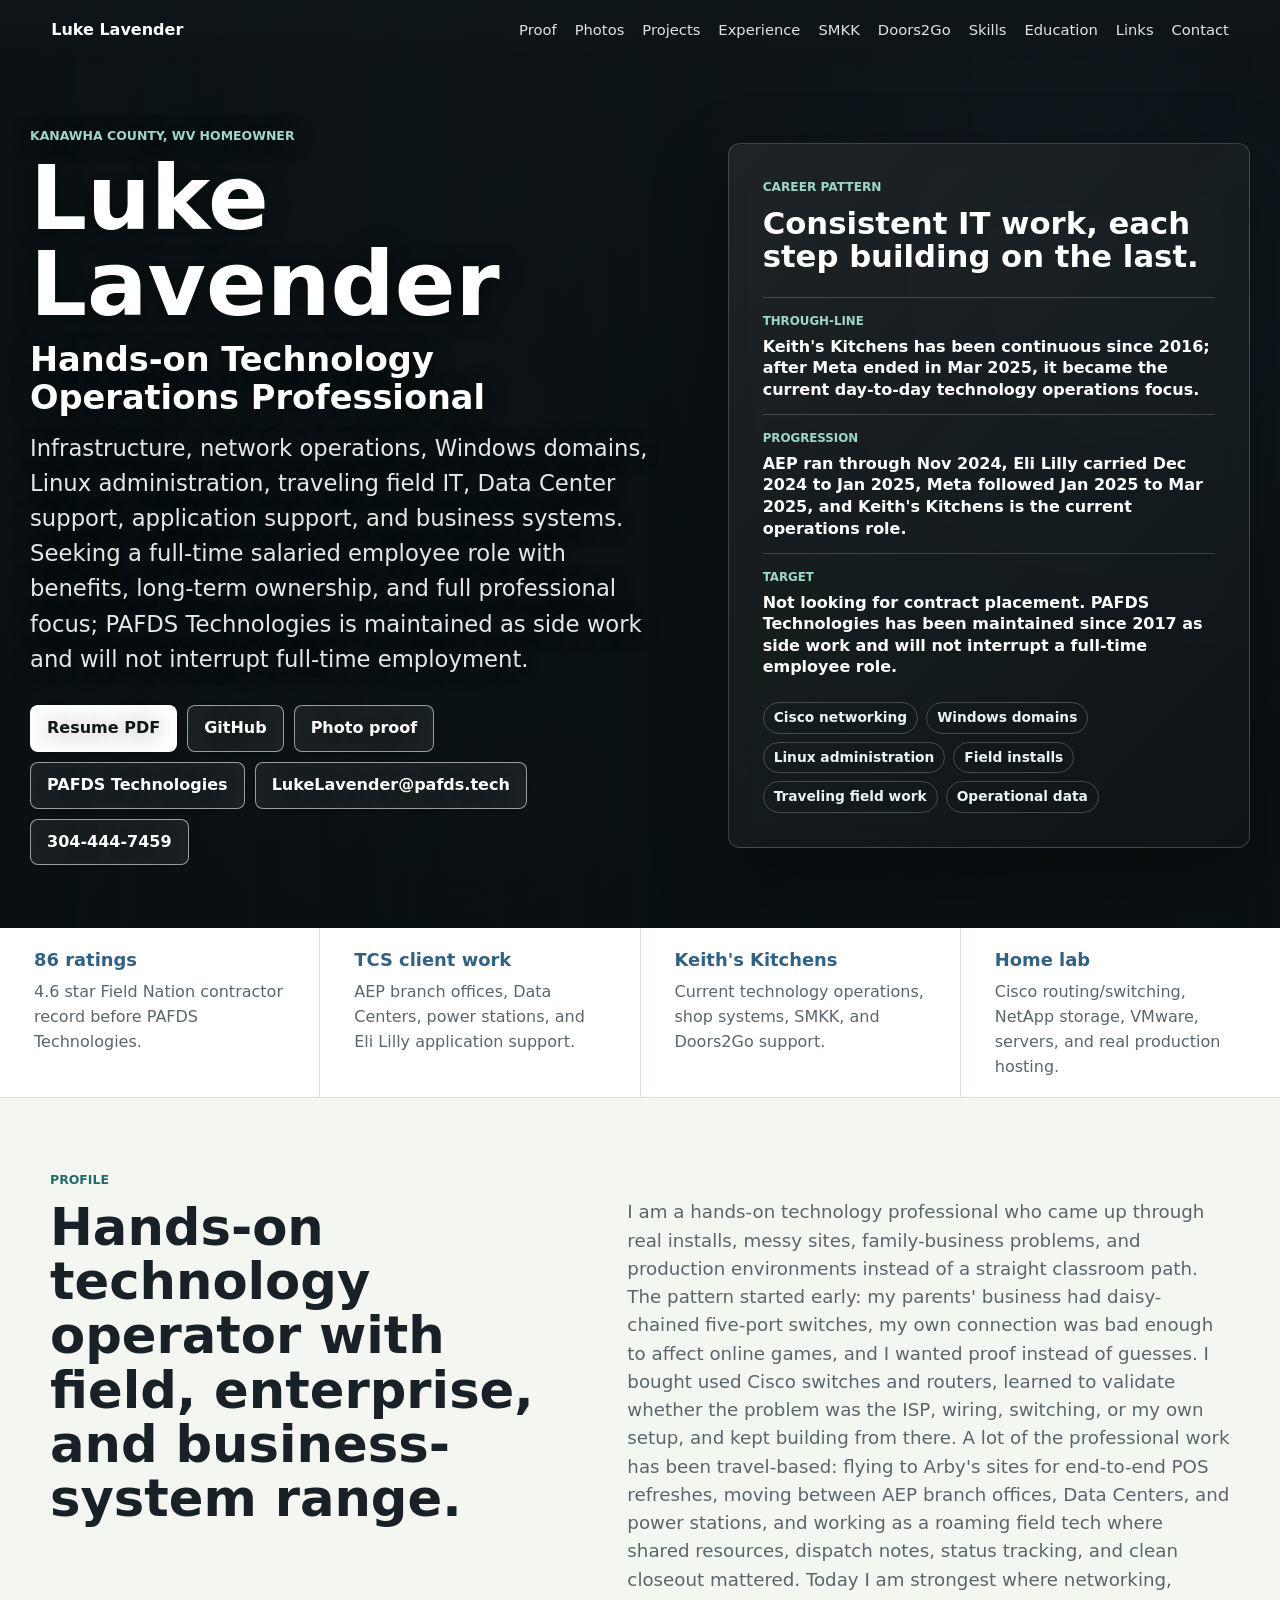
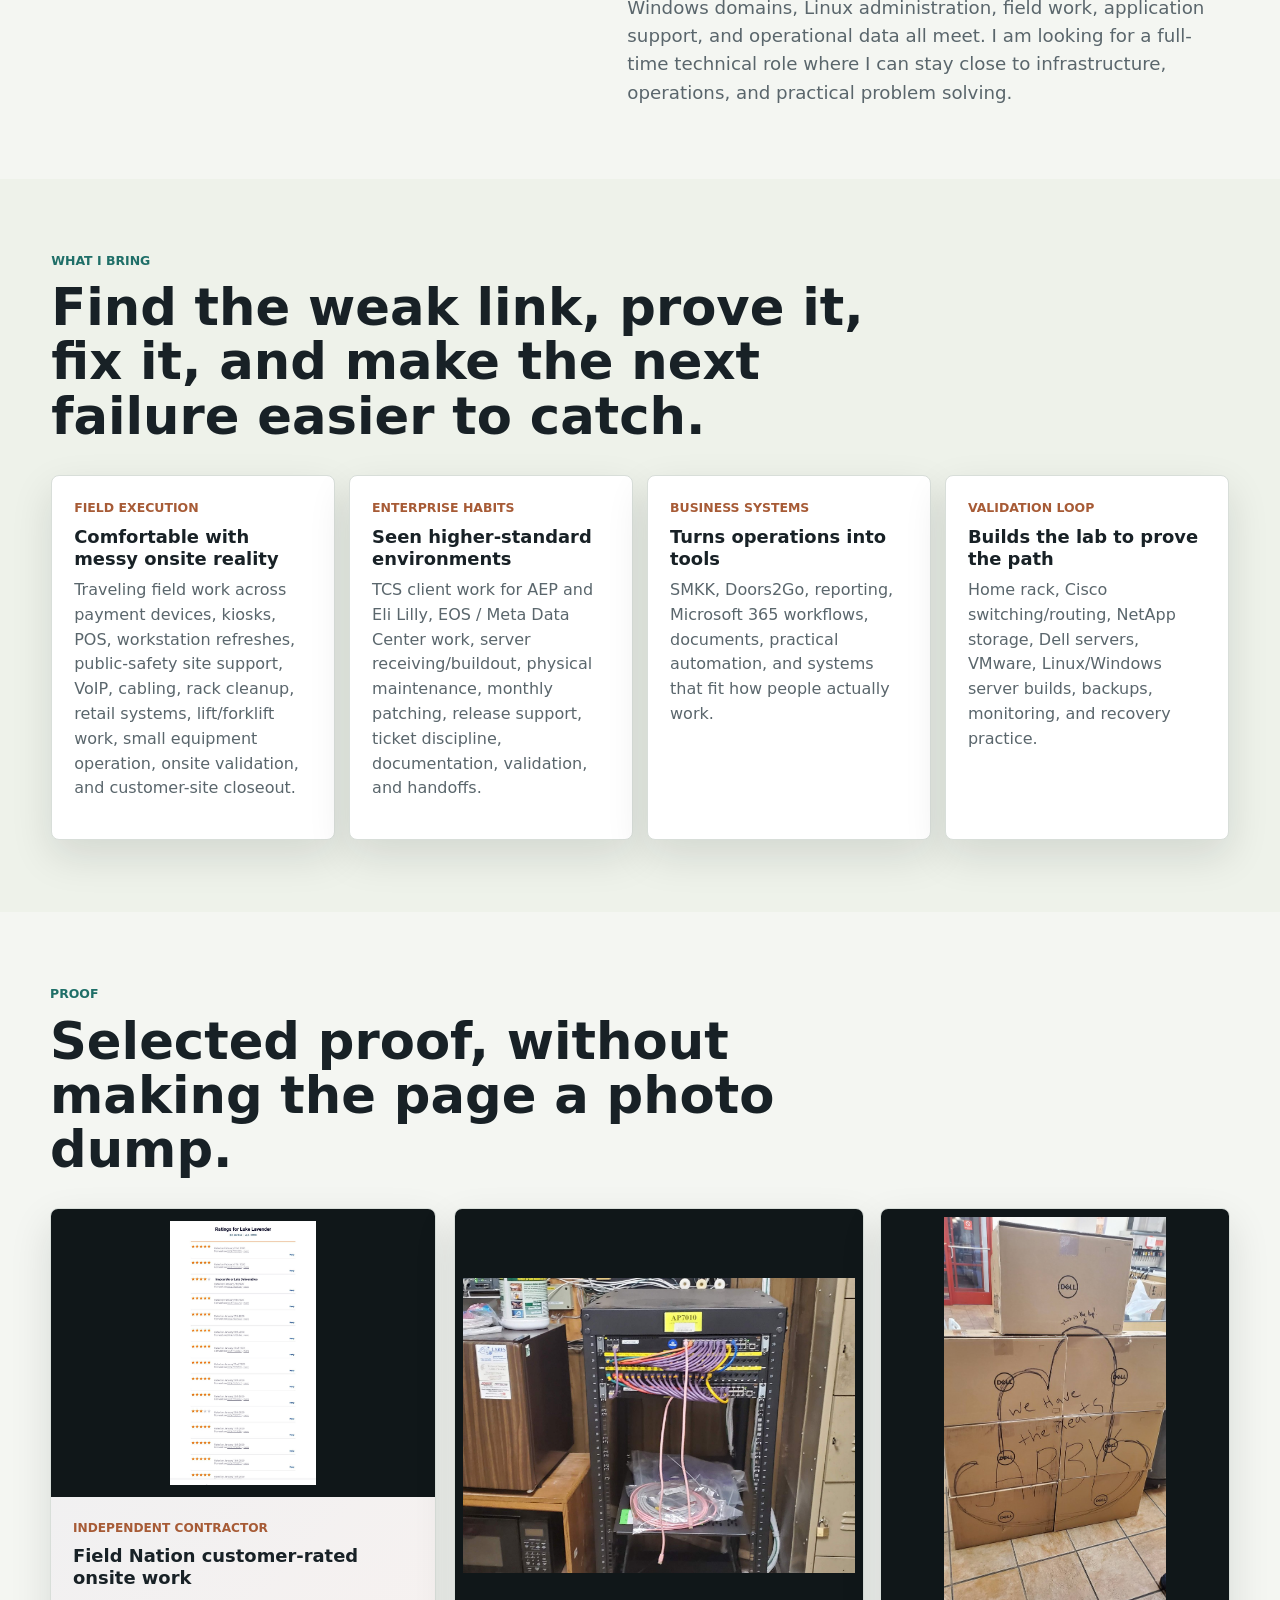
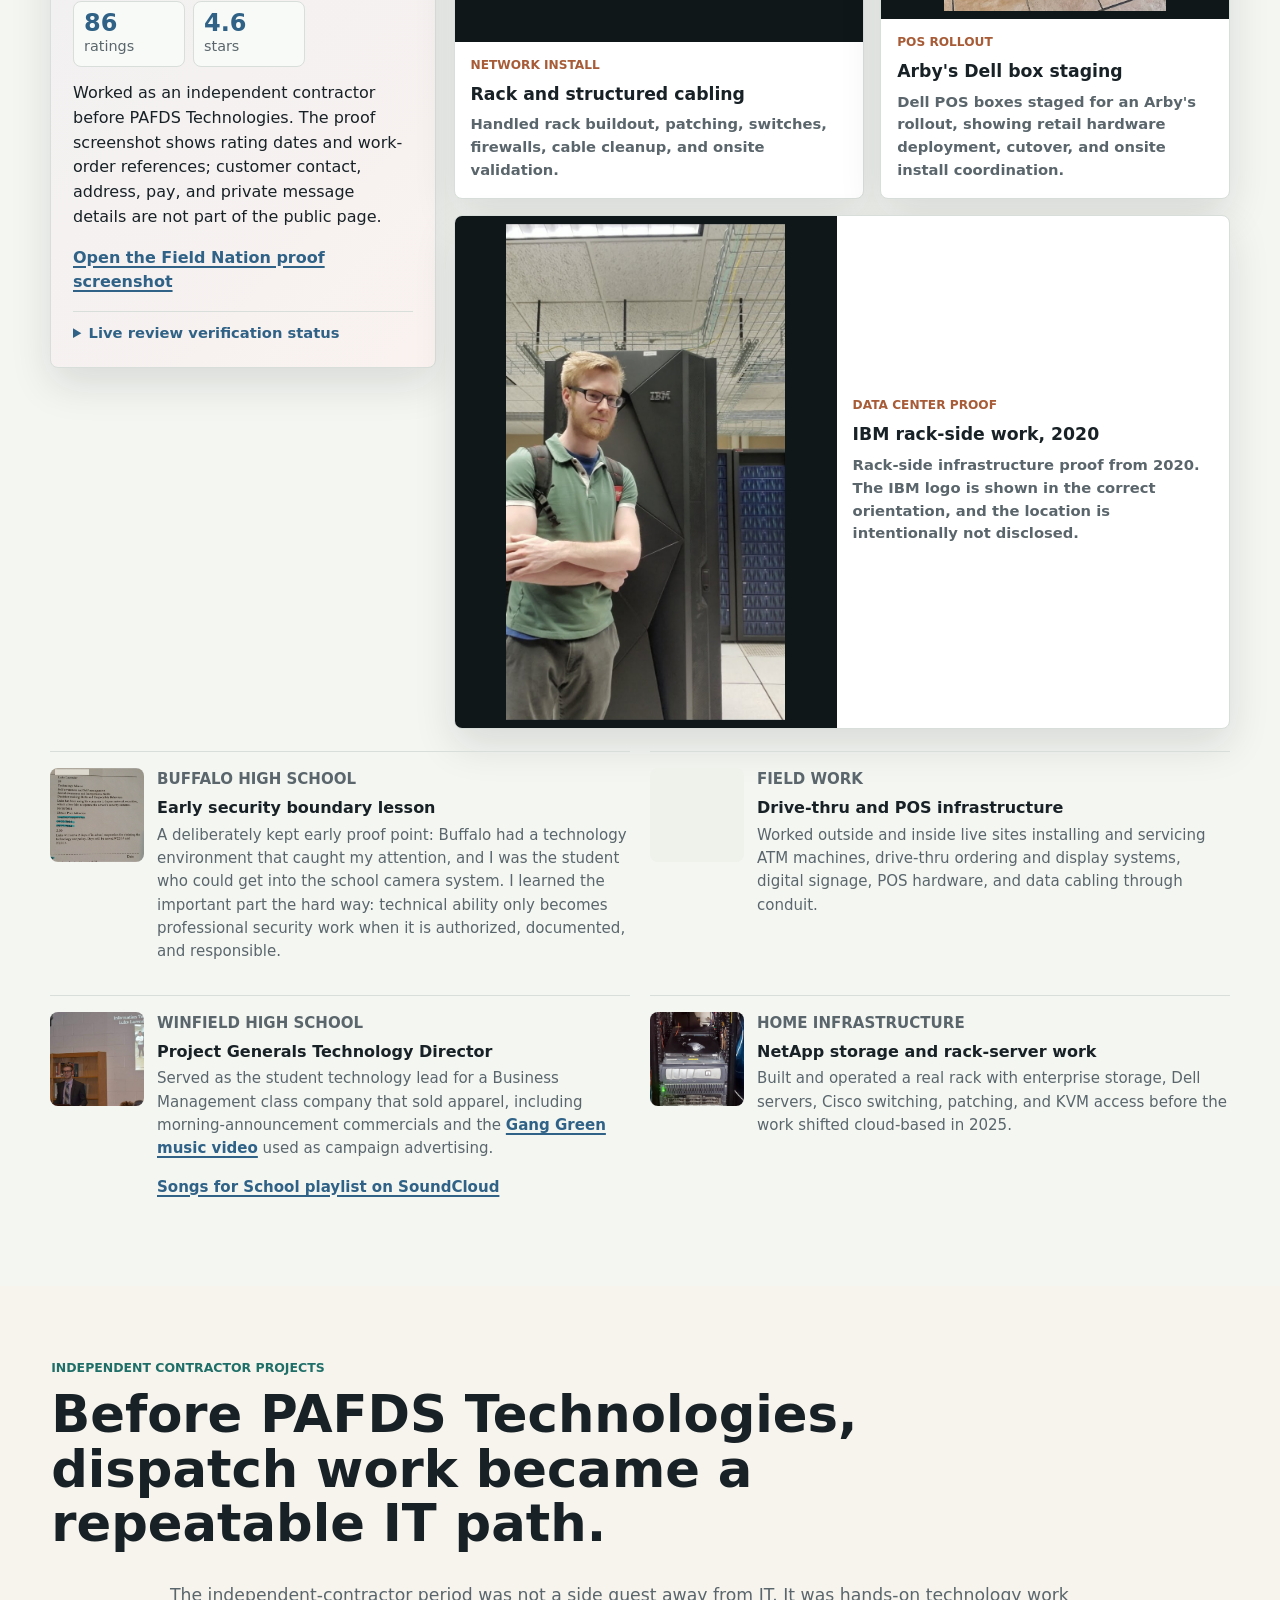
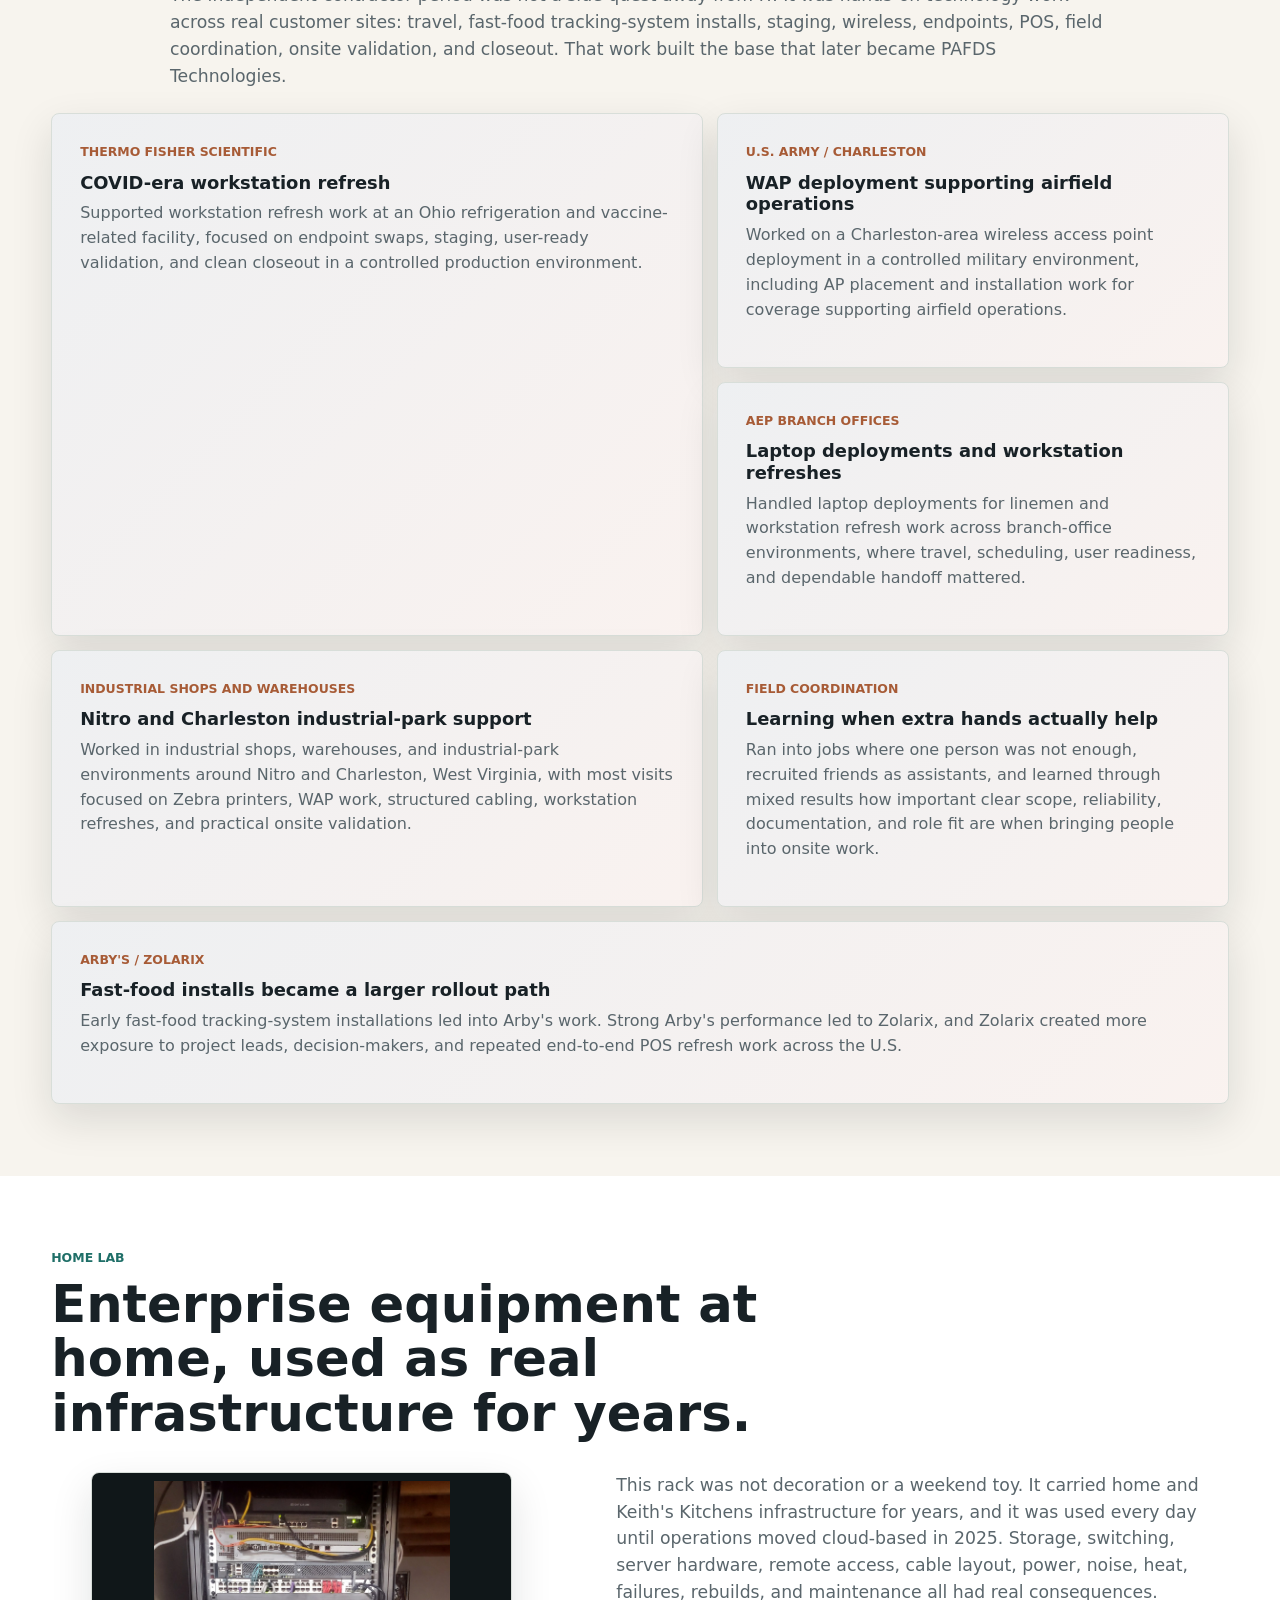
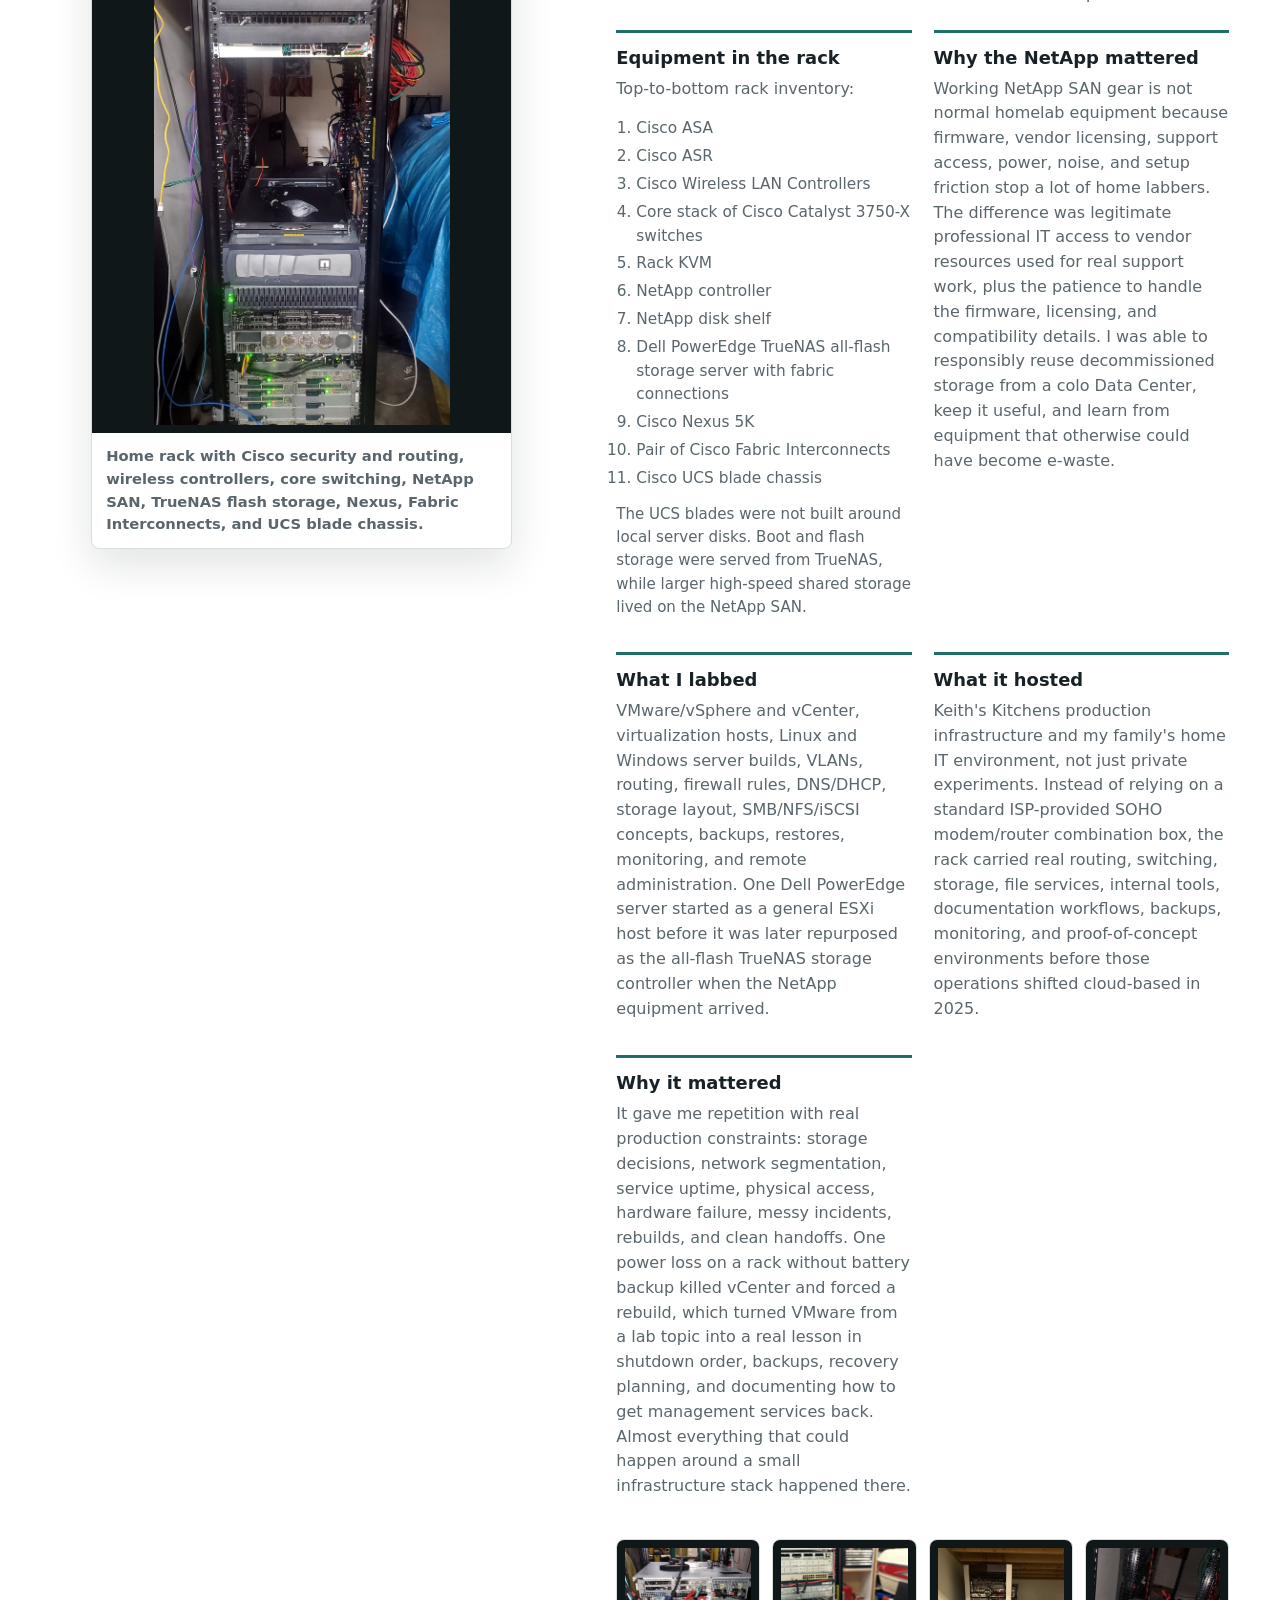
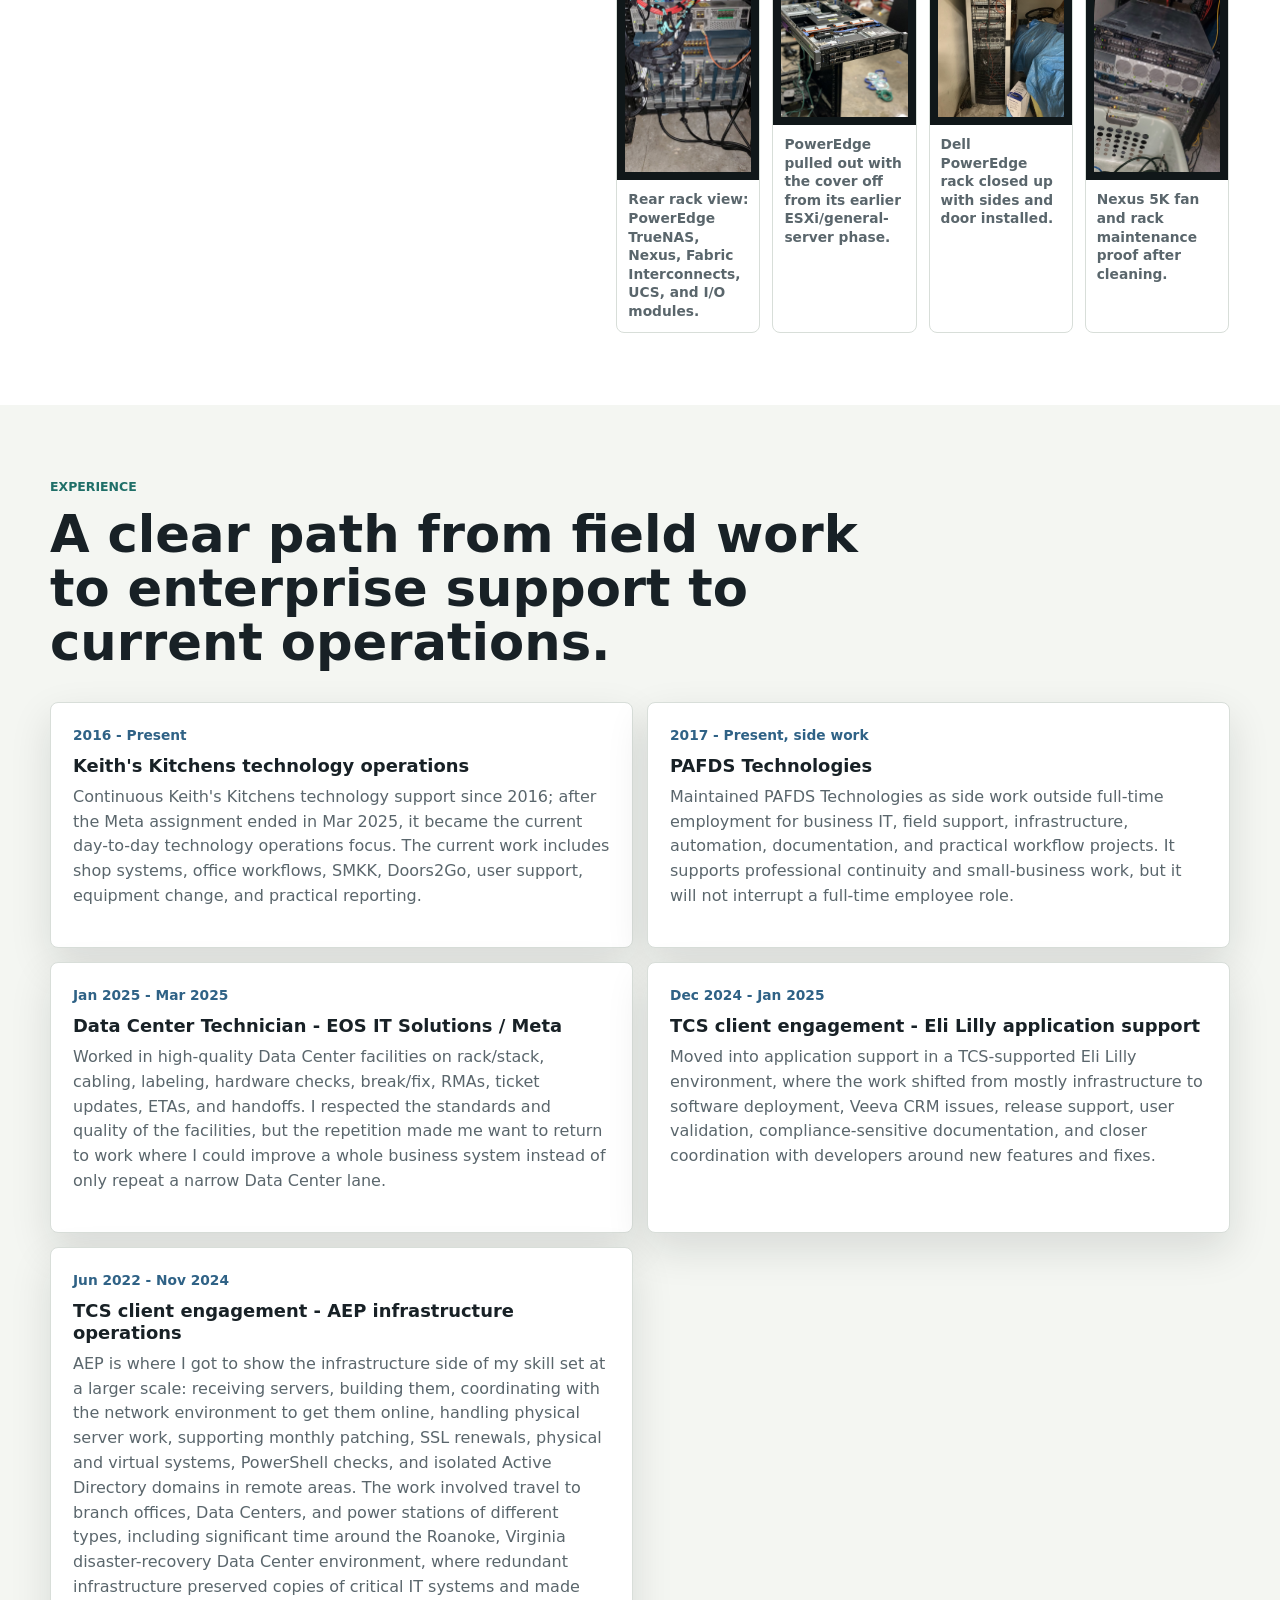
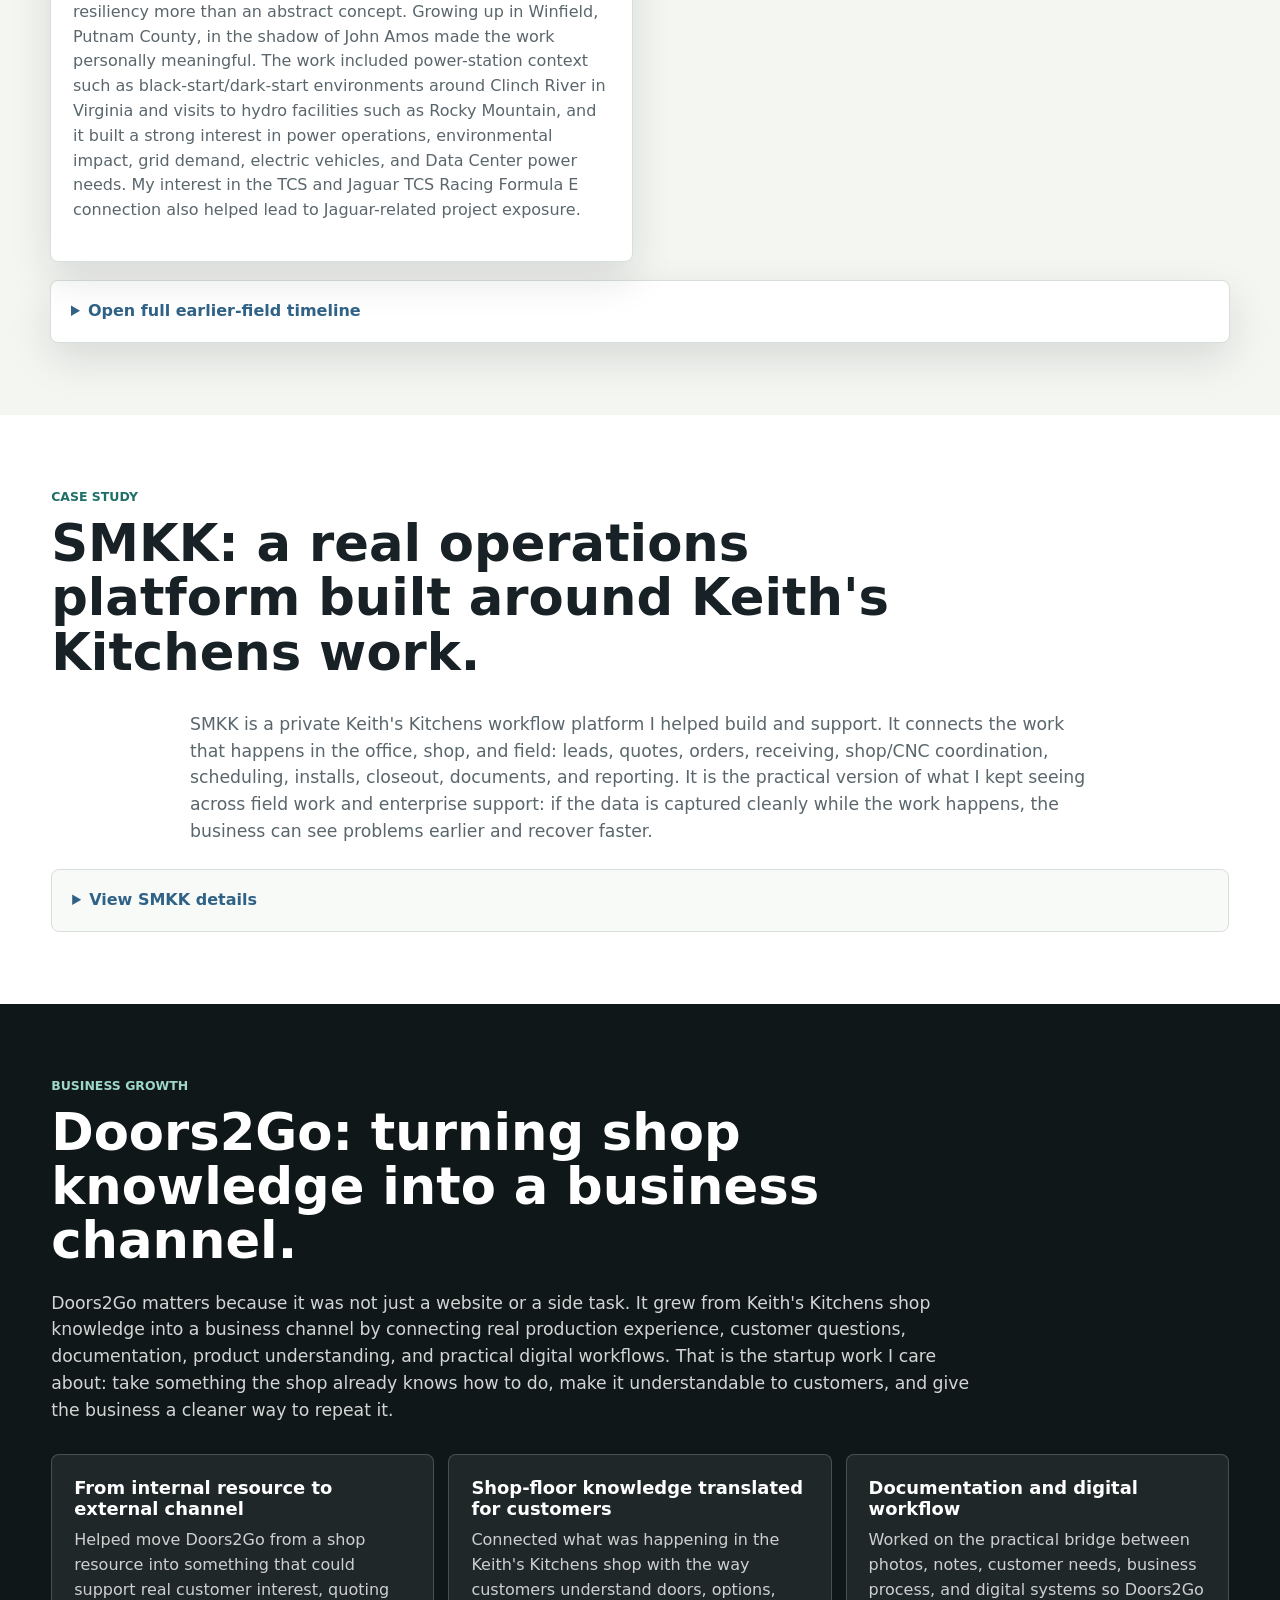
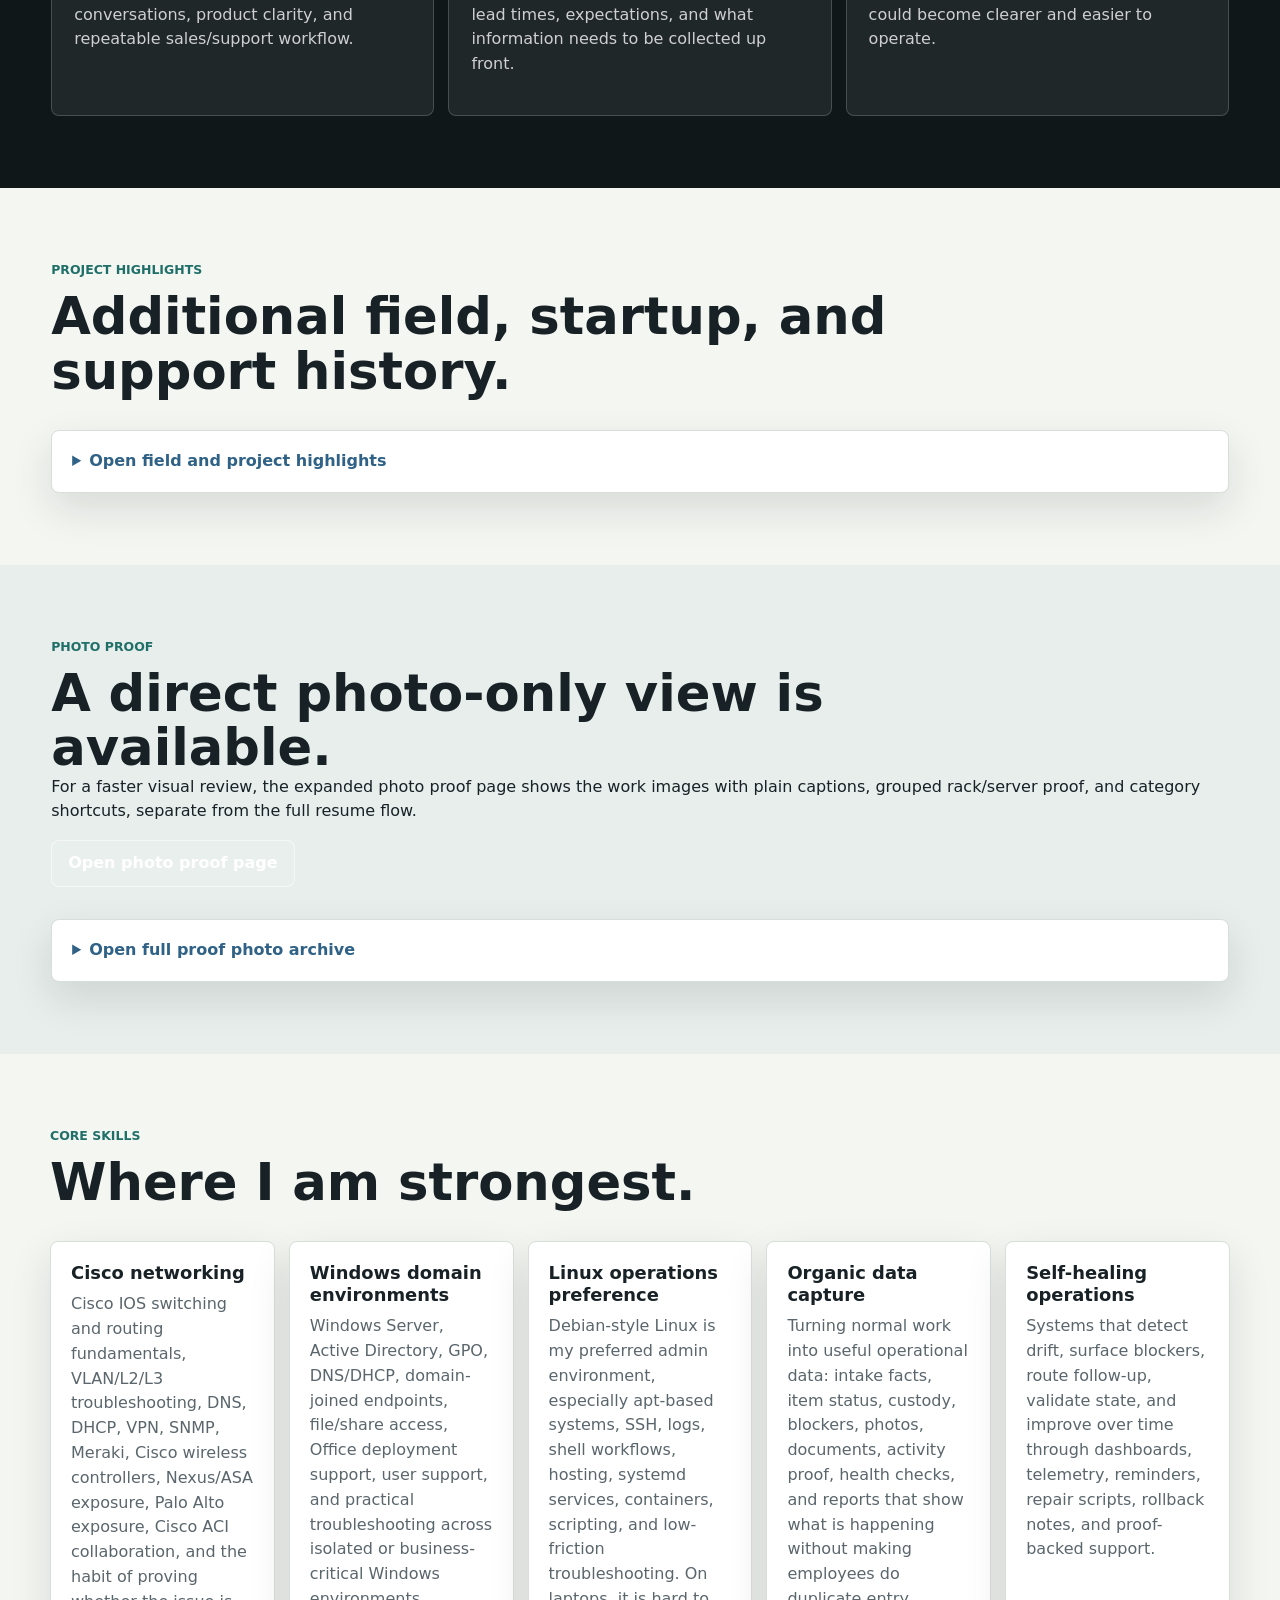
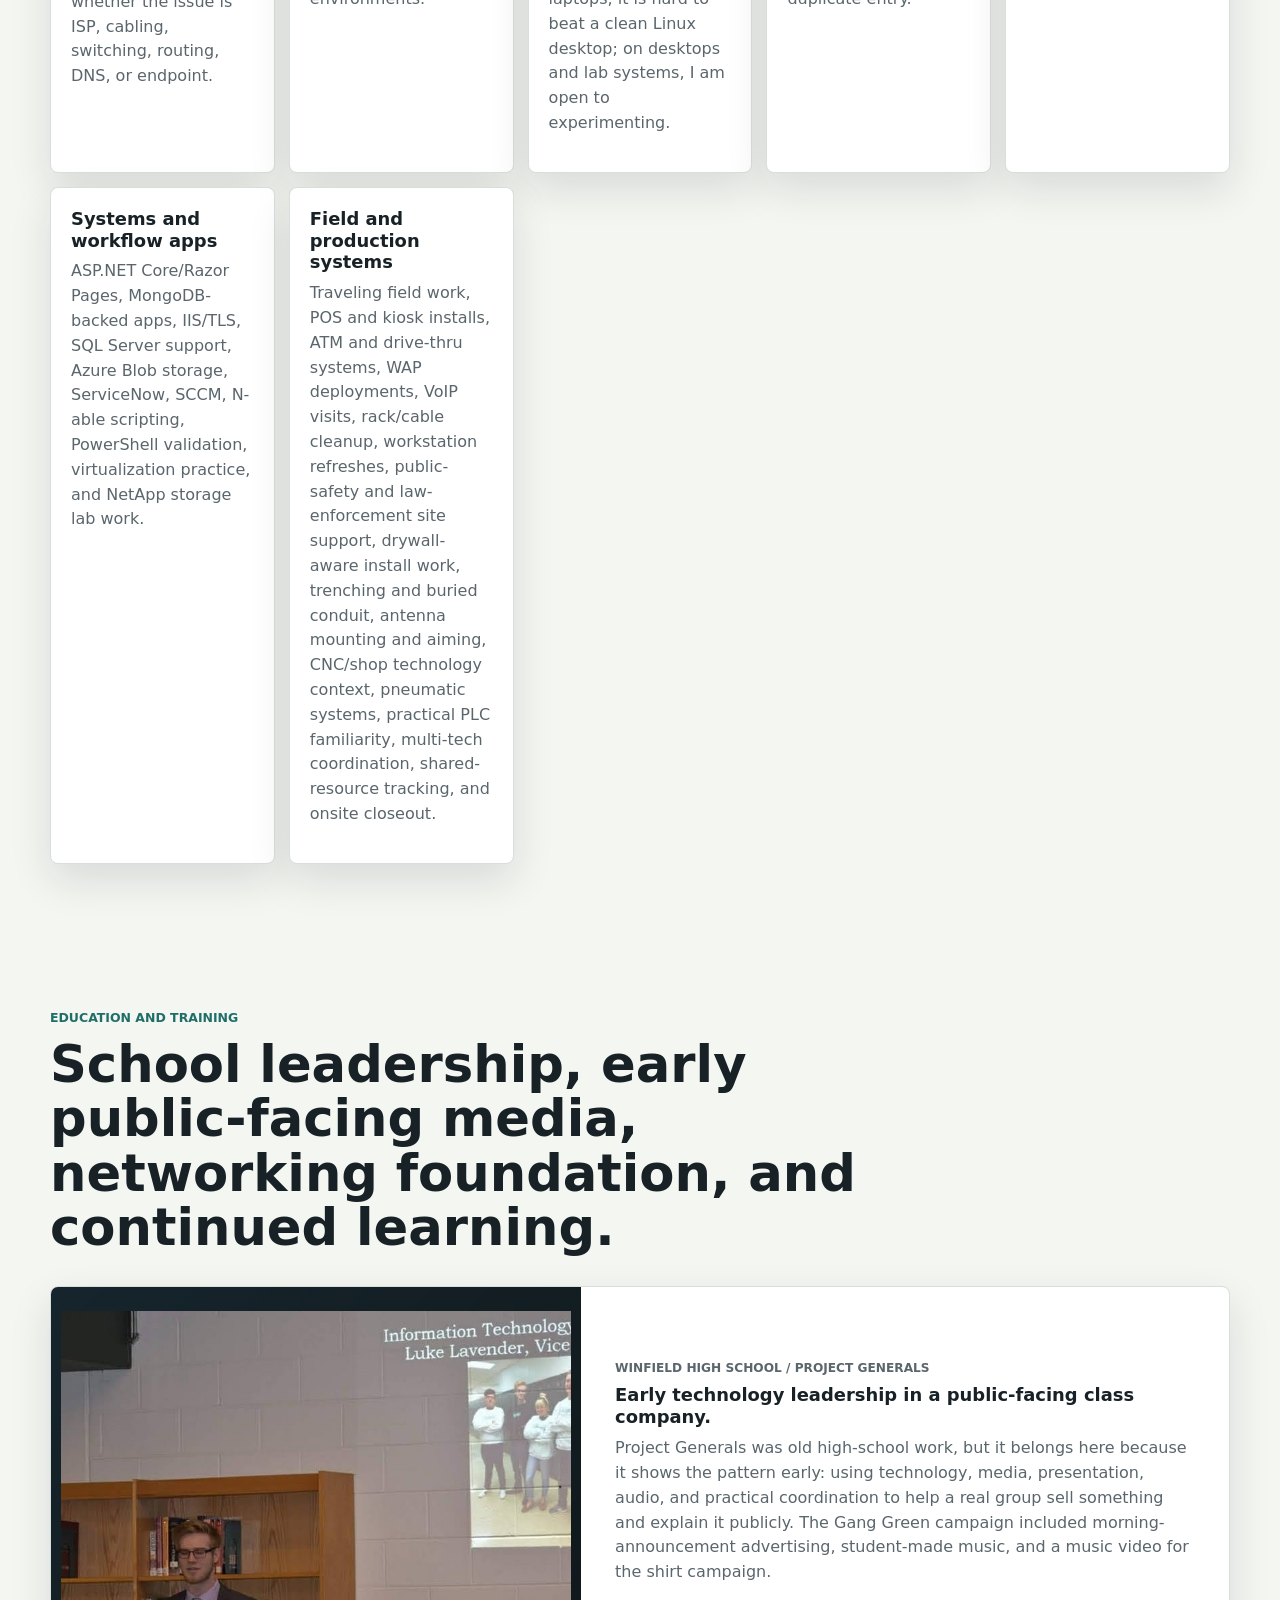
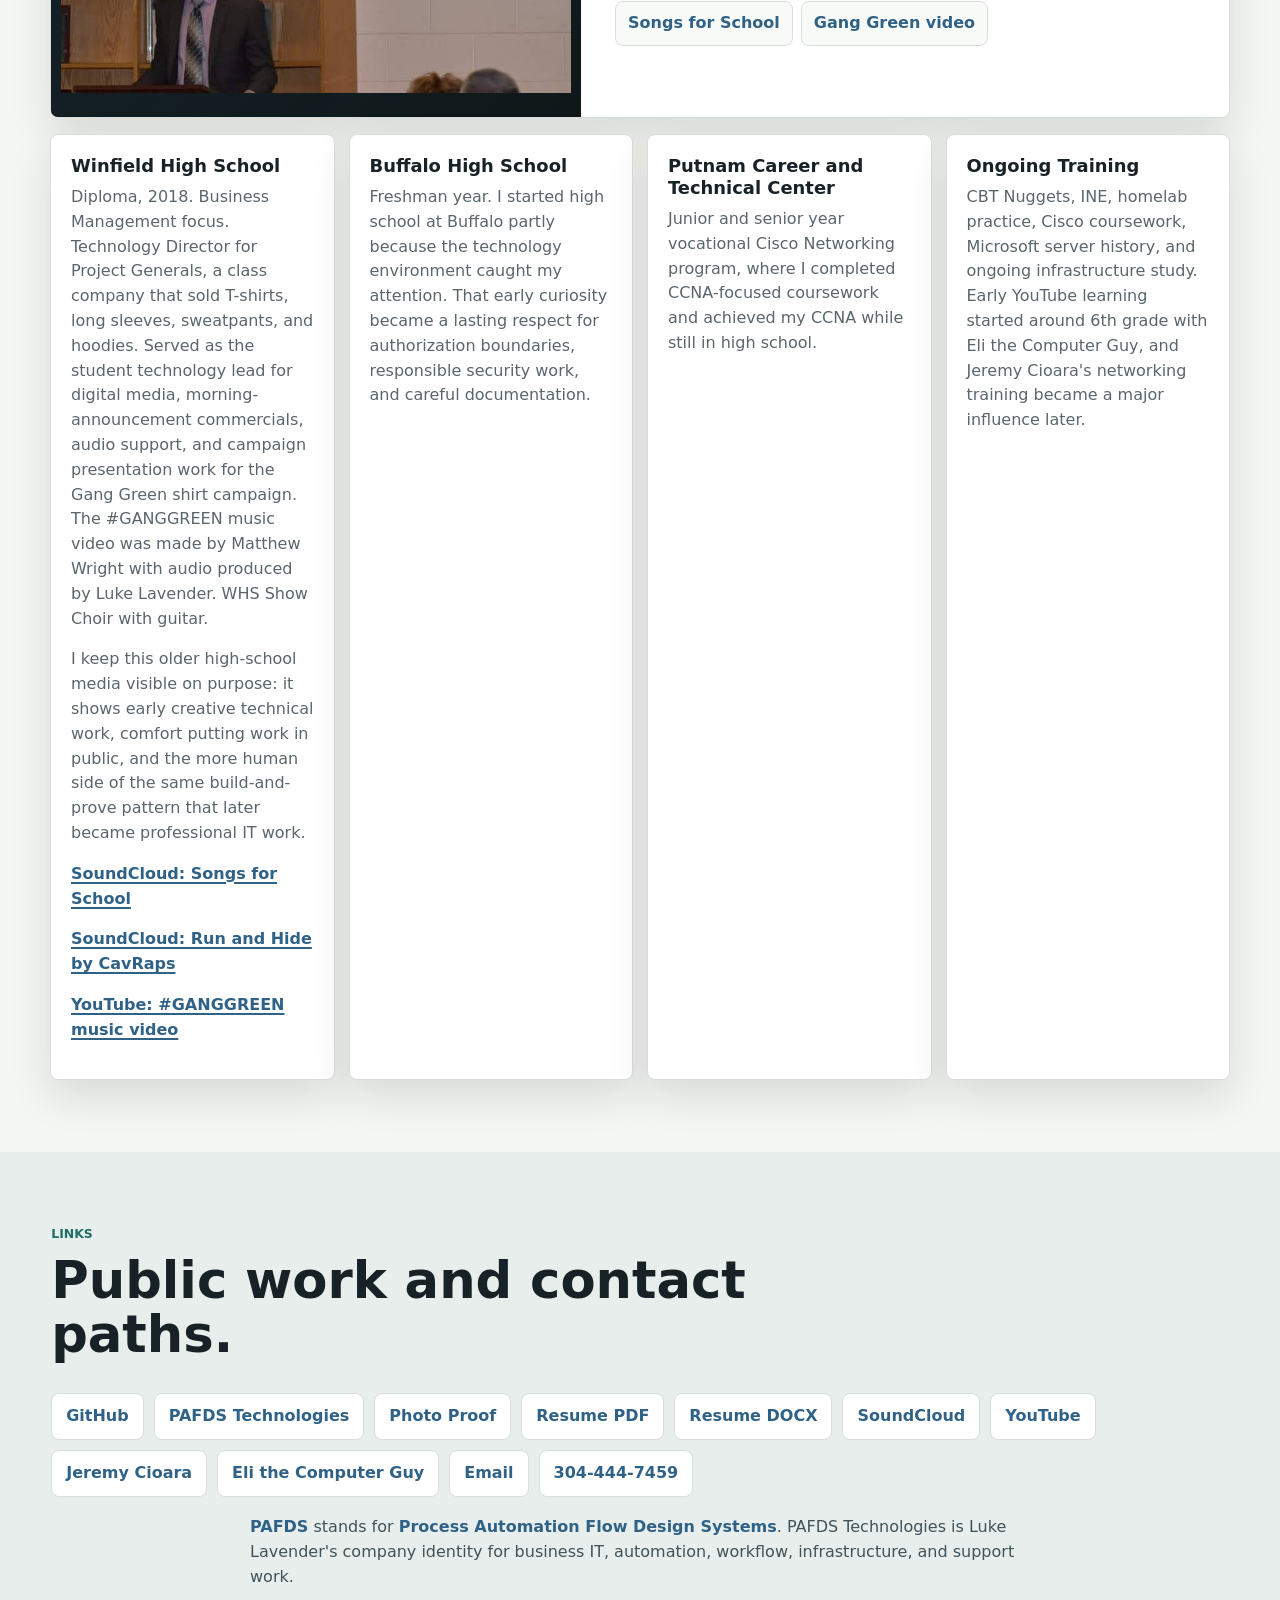
<file: index.html>
<!DOCTYPE html>
<html lang="en">
<head>
  <meta charset="utf-8">
  <meta name="viewport" content="width=device-width, initial-scale=1">
  <title>Luke Lavender | Technology Operations Professional in West Virginia</title>
  <meta name="description" content="Luke Lavender is a hands-on technology operations professional in Kanawha County, West Virginia with experience in traveling field IT, network operations, Data Center support, Microsoft 365, endpoints, homelab infrastructure, SMKK, Doors2Go, Keith's Kitchens, and PAFDS Technologies: Process Automation Flow Design Systems.">
  <meta name="robots" content="index,follow,max-image-preview:large">
  <meta name="author" content="Luke Lavender">
  <link rel="canonical" href="https://lukelavender.com/">
  <link rel="icon" href="/favicon.ico" sizes="any">
  <link rel="apple-touch-icon" href="/assets/apple-touch-icon.png">
  <meta property="og:title" content="Luke Lavender | Technology Operations Professional">
  <meta property="og:description" content="Hands-on technology operations, traveling field IT, network operations, Data Center support, endpoints, Microsoft 365, SMKK, Doors2Go, homelab infrastructure, and PAFDS Technologies: Process Automation Flow Design Systems.">
  <meta property="og:url" content="https://lukelavender.com/">
  <meta property="og:type" content="website">
  <meta property="og:image" content="https://lukelavender.com/assets/proof/home-rack-netapp-storage-detail.jpg">
  <meta property="og:site_name" content="Luke Lavender">
  <meta name="twitter:card" content="summary_large_image">
  <meta name="twitter:title" content="Luke Lavender | Technology Operations Professional">
  <meta name="twitter:description" content="Hands-on technology operations, traveling field IT, network operations, Data Center support, endpoints, Microsoft 365, SMKK, Doors2Go, and PAFDS Technologies: Process Automation Flow Design Systems.">
  <meta name="twitter:image" content="https://lukelavender.com/assets/proof/home-rack-netapp-storage-detail.jpg">
  <link rel="stylesheet" href="styles.css?v=20260607-video-rack-proof">
  <script type="application/ld+json">
  {
    "@context": "https://schema.org",
    "@graph": [
      {
        "@type": "Person",
        "@id": "https://lukelavender.com/#luke-lavender",
        "name": "Luke Lavender",
        "url": "https://lukelavender.com/",
        "image": "https://lukelavender.com/assets/proof/home-rack-netapp-storage-detail.jpg",
        "jobTitle": "Technology Operations Professional",
        "email": "mailto:LukeLavender@pafds.tech",
        "telephone": "+1-304-444-7459",
        "address": {
          "@type": "PostalAddress",
          "addressLocality": "Saint Albans",
          "addressRegion": "WV",
          "addressCountry": "US"
        },
        "sameAs": [
          "https://github.com/LukeLavender20",
          "https://pafds.tech/"
        ],
        "knowsAbout": [
          "Technology operations",
          "Field IT",
          "Traveling field IT",
          "Multi-site technical support",
          "Network operations",
          "Data Center support",
          "Microsoft 365",
          "Endpoint support",
          "Infrastructure support",
          "PAFDS Technologies",
          "Process Automation Flow Design Systems",
          "SMKK",
          "Doors2Go",
          "Homelab infrastructure",
          "Industrial production equipment support",
          "Pneumatic systems",
          "PLC familiarity"
        ],
        "worksFor": {
          "@id": "https://pafds.tech/#organization"
        },
        "affiliation": {
          "@id": "https://pafds.tech/#organization"
        }
      },
      {
        "@type": "Organization",
        "@id": "https://pafds.tech/#organization",
        "name": "PAFDS Technologies",
        "alternateName": [
          "PAFDS",
          "Process Automation Flow Design Systems"
        ],
        "url": "https://pafds.tech/",
        "email": "mailto:LukeLavender@pafds.tech",
        "founder": {
          "@id": "https://lukelavender.com/#luke-lavender"
        },
        "sameAs": [
          "https://lukelavender.com/"
        ]
      },
      {
        "@type": "WebSite",
        "@id": "https://lukelavender.com/#website",
        "name": "Luke Lavender Resume",
        "url": "https://lukelavender.com/",
        "publisher": {
          "@id": "https://lukelavender.com/#luke-lavender"
        },
        "about": [
          {
            "@id": "https://lukelavender.com/#luke-lavender"
          },
          {
            "@id": "https://pafds.tech/#organization"
          }
        ]
      },
      {
        "@type": "ProfilePage",
        "@id": "https://lukelavender.com/#profile",
        "name": "Luke Lavender Resume",
        "url": "https://lukelavender.com/",
        "mainEntity": {
          "@id": "https://lukelavender.com/#luke-lavender"
        }
      }
    ]
  }
  </script>
</head>
<body>
  <header class="site-header" aria-label="Primary navigation">
    <a class="brand" href="#top">Luke Lavender</a>
    <nav aria-label="Site sections">
      <a href="#proof">Proof</a>
      <a href="photos.html">Photos</a>
      <a href="#contractor-projects">Projects</a>
      <a href="#experience">Experience</a>
      <a href="#smkk">SMKK</a>
      <a href="#doors2go">Doors2Go</a>
      <a href="#skills">Skills</a>
      <a href="#education">Education</a>
      <a href="#links">Links</a>
      <a href="#contact">Contact</a>
    </nav>
  </header>

  <main id="top">
    <section class="hero">
      <div class="hero-shade"></div>
      <div class="hero-inner">
        <div class="hero-content">
          <p class="eyebrow">Kanawha County, WV homeowner</p>
          <h1>Luke Lavender</h1>
          <p class="role-title">Hands-on Technology Operations Professional</p>
          <p class="hero-subtitle">Infrastructure, network operations, Windows domains, Linux administration, traveling field IT, Data Center support, application support, and business systems. Seeking a full-time salaried employee role with benefits, long-term ownership, and full professional focus; PAFDS Technologies is maintained as side work and will not interrupt full-time employment.</p>
          <div class="hero-actions">
            <a class="button primary" href="docs/Luke_Lavender_Resume.pdf">Resume PDF</a>
            <a class="button secondary" href="https://github.com/LukeLavender20" target="_blank" rel="noopener">GitHub</a>
            <a class="button secondary" href="photos.html">Photo proof</a>
            <a class="button secondary" href="https://pafds.tech/" target="_blank" rel="noopener">PAFDS Technologies</a>
            <a class="button secondary" href="mailto:LukeLavender@pafds.tech">LukeLavender@pafds.tech</a>
            <a class="button secondary" href="tel:+13044447459">304&#8209;444&#8209;7459</a>
          </div>
        </div>
        <div class="hero-brief">
          <p class="brief-label">Career pattern</p>
          <h2>Consistent IT work, each step building on the last.</h2>
          <div class="brief-grid">
            <div>
              <span>Through-line</span>
              <strong>Keith's Kitchens has been continuous since 2016; after Meta ended in Mar 2025, it became the current day-to-day technology operations focus.</strong>
            </div>
            <div>
              <span>Progression</span>
              <strong>AEP ran through Nov 2024, Eli Lilly carried Dec 2024 to Jan 2025, Meta followed Jan 2025 to Mar 2025, and Keith's Kitchens is the current operations role.</strong>
            </div>
            <div>
              <span>Target</span>
              <strong>Not looking for contract placement. PAFDS Technologies has been maintained since 2017 as side work and will not interrupt a full-time employee role.</strong>
            </div>
          </div>
          <div class="brief-tags">
            <span>Cisco networking</span>
            <span>Windows domains</span>
            <span>Linux administration</span>
            <span>Field installs</span>
            <span>Traveling field work</span>
            <span>Operational data</span>
          </div>
        </div>
      </div>
    </section>

    <section class="proof-strip" aria-label="Key resume proof">
      <div>
        <strong>86 ratings</strong>
        <span>4.6 star Field Nation contractor record before PAFDS Technologies.</span>
      </div>
      <div>
        <strong>TCS client work</strong>
        <span>AEP branch offices, Data Centers, power stations, and Eli Lilly application support.</span>
      </div>
      <div>
        <strong>Keith's Kitchens</strong>
        <span>Current technology operations, shop systems, SMKK, and Doors2Go support.</span>
      </div>
      <div>
        <strong>Home lab</strong>
        <span>Cisco routing/switching, NetApp storage, VMware, servers, and real production hosting.</span>
      </div>
    </section>

    <section class="section intro">
      <div>
        <p class="eyebrow">Profile</p>
        <h2>Hands-on technology operator with field, enterprise, and business-system range.</h2>
      </div>
      <p>
        I am a hands-on technology professional who came up through real installs, messy sites, family-business problems,
        and production environments instead of a straight classroom path. The pattern started early: my parents' business
        had daisy-chained five-port switches, my own connection was bad enough to affect online games, and I wanted proof
        instead of guesses. I bought used Cisco switches and routers, learned to validate whether the problem was the ISP,
        wiring, switching, or my own setup, and kept building from there. A lot of the professional work has been travel-based:
        flying to Arby's sites for end-to-end POS refreshes, moving between AEP branch offices, Data Centers, and power
        stations, and working as a roaming field tech where shared resources, dispatch notes, status tracking, and clean
        closeout mattered. Today I am strongest where networking, Windows domains, Linux administration, field work,
        application support, and operational data all meet. I am looking for a full-time technical role where I can stay
        close to infrastructure, operations, and practical problem solving.
      </p>
    </section>

    <section class="section focus-section">
      <div class="section-heading">
        <p class="eyebrow">What I Bring</p>
        <h2>Find the weak link, prove it, fix it, and make the next failure easier to catch.</h2>
      </div>
      <div class="focus-grid">
        <article>
          <span>Field execution</span>
          <h3>Comfortable with messy onsite reality</h3>
          <p>Traveling field work across payment devices, kiosks, POS, workstation refreshes, public-safety site support, VoIP, cabling, rack cleanup, retail systems, lift/forklift work, small equipment operation, onsite validation, and customer-site closeout.</p>
        </article>
        <article>
          <span>Enterprise habits</span>
          <h3>Seen higher-standard environments</h3>
          <p>TCS client work for AEP and Eli Lilly, EOS / Meta Data Center work, server receiving/buildout, physical maintenance, monthly patching, release support, ticket discipline, documentation, validation, and handoffs.</p>
        </article>
        <article>
          <span>Business systems</span>
          <h3>Turns operations into tools</h3>
          <p>SMKK, Doors2Go, reporting, Microsoft 365 workflows, documents, practical automation, and systems that fit how people actually work.</p>
        </article>
        <article>
          <span>Validation loop</span>
          <h3>Builds the lab to prove the path</h3>
          <p>Home rack, Cisco switching/routing, NetApp storage, Dell servers, VMware, Linux/Windows server builds, backups, monitoring, and recovery practice.</p>
        </article>
      </div>
    </section>

    <section class="section proof-section" id="proof">
      <div class="section-heading">
        <p class="eyebrow">Proof</p>
        <h2>Selected proof, without making the page a photo dump.</h2>
      </div>
      <div class="proof-layout">
        <article class="fieldnation-panel">
          <a class="fieldnation-shot" href="assets/proof/fieldnation-ratings-proof.jpg?v=20260606-workorders" target="_blank" rel="noopener">
            <img loading="lazy" decoding="async" src="assets/proof/fieldnation-ratings-proof.jpg?v=20260606-workorders" alt="Field Nation ratings screenshot for Luke Lavender showing 86 ratings, 4.6 stars, rating dates, and work-order references">
          </a>
          <div class="fieldnation-copy">
            <p class="tag">Independent contractor</p>
            <h3>Field Nation customer-rated onsite work</h3>
            <div class="proof-metrics">
              <span><strong>86</strong> ratings</span>
              <span><strong>4.6</strong> stars</span>
            </div>
            <p>Worked as an independent contractor before PAFDS Technologies. The proof screenshot shows rating dates and work-order references; customer contact, address, pay, and private message details are not part of the public page.</p>
            <p><a class="text-link" href="assets/proof/fieldnation-ratings-proof.jpg?v=20260606-workorders" target="_blank" rel="noopener">Open the Field Nation proof screenshot</a></p>
            <details class="mini-details">
              <summary>Live review verification status</summary>
              <p>Field Nation is a contractor platform where someone with platform access could sign in and view provider history. My Field Nation account has been inactive since I moved into PAFDS Technologies. There is no public live-data pull available to this site right now; if Field Nation exposes a safe export, share link, or public profile path later, I would use it instead of a screenshot.</p>
            </details>
          </div>
        </article>
        <div class="proof-visual-band">
          <figure class="proof-visual rack-proof">
            <a class="image-link" href="assets/proof/rack-cabling-wide.jpg?v=20260606-full-rack" target="_blank" rel="noopener">
              <img loading="lazy" decoding="async" src="assets/proof/rack-cabling-wide.jpg?v=20260606-full-rack" alt="Full network rack view with structured cabling, switches, patch panels, and onsite equipment">
            </a>
            <figcaption>
              <span class="tag">Network install</span>
              <strong>Rack and structured cabling</strong>
              Handled rack buildout, patching, switches, firewalls, cable cleanup, and onsite validation.
            </figcaption>
          </figure>
          <figure class="proof-visual arbys-proof">
            <a class="image-link" href="assets/proof/arbys-dell-pos-staging.jpg?v=20260606-dell-boxes-full" target="_blank" rel="noopener">
              <img loading="lazy" decoding="async" src="assets/proof/arbys-dell-pos-staging.jpg?v=20260606-dell-boxes-full" alt="Full Arby's interior view of Dell POS boxes staged for rollout with We Have the Meats written across the boxes">
            </a>
            <figcaption>
              <span class="tag">POS rollout</span>
              <strong>Arby's Dell box staging</strong>
              Dell POS boxes staged for an Arby's rollout, showing retail hardware deployment, cutover, and onsite install coordination.
            </figcaption>
          </figure>
          <figure class="proof-visual ibm-proof">
            <a class="image-link" href="assets/proof/ibm-rack-2020-luke.jpg?v=20260606-ibm" target="_blank" rel="noopener">
              <img loading="lazy" decoding="async" src="assets/proof/ibm-rack-2020-luke.jpg?v=20260606-ibm" alt="Luke Lavender beside an IBM rack in 2020 with the IBM logo readable">
            </a>
            <figcaption>
              <span class="tag">Data Center proof</span>
              <strong>IBM rack-side work, 2020</strong>
              Rack-side infrastructure proof from 2020. The IBM logo is shown in the correct orientation, and the location is intentionally not disclosed.
            </figcaption>
          </figure>
        </div>
        <div class="proof-notes">
          <article>
            <a class="proof-thumb" href="assets/proof/buffalo-security-boundaries-redacted.jpg" target="_blank" rel="noopener">
              <img loading="lazy" decoding="async" src="assets/proof/buffalo-security-boundaries-redacted.jpg" alt="Buffalo High School technology misuse and in-school suspension document with staff member name redacted">
            </a>
            <div>
              <p class="tag">Buffalo High School</p>
              <h3>Early security boundary lesson</h3>
              <p>A deliberately kept early proof point: Buffalo had a technology environment that caught my attention, and I was the student who could get into the school camera system. I learned the important part the hard way: technical ability only becomes professional security work when it is authorized, documented, and responsible.</p>
            </div>
          </article>
          <article>
            <a class="proof-thumb" href="assets/proof/drive-thru-network-install.jpg" target="_blank" rel="noopener">
              <img loading="lazy" decoding="async" src="assets/proof/drive-thru-network-install.jpg" alt="Outdoor drive-thru network installation in progress">
            </a>
            <div>
              <p class="tag">Field work</p>
              <h3>Drive-thru and POS infrastructure</h3>
              <p>Worked outside and inside live sites installing and servicing ATM machines, drive-thru ordering and display systems, digital signage, POS hardware, and data cabling through conduit.</p>
            </div>
          </article>
          <article>
            <a class="proof-thumb" href="assets/proof/project-generals-podium-clean.jpg" target="_blank" rel="noopener">
              <img loading="lazy" decoding="async" src="assets/proof/project-generals-podium-clean.jpg" alt="Luke presenting during Project Generals class company work">
            </a>
            <div>
              <p class="tag">Winfield High School</p>
              <h3>Project Generals Technology Director</h3>
              <p>Served as the student technology lead for a Business Management class company that sold apparel, including morning-announcement commercials and the <a class="text-link" href="https://www.youtube.com/watch?v=ey-plzFMxlQ" target="_blank" rel="noopener">Gang Green music video</a> used as campaign advertising.</p>
              <p><a class="text-link" href="https://soundcloud.com/pafds-da-pumpkn/sets/songs-for-school?utm_source=clipboard&amp;utm_medium=text&amp;utm_campaign=social_sharing" target="_blank" rel="noopener">Songs for School playlist on SoundCloud</a></p>
            </div>
          </article>
          <article>
            <a class="proof-thumb" href="assets/proof/home-rack-netapp-storage-detail.jpg" target="_blank" rel="noopener">
              <img loading="lazy" decoding="async" src="assets/proof/home-rack-netapp-storage-detail.jpg" alt="Home lab rack with NetApp storage and Dell rack servers">
            </a>
            <div>
              <p class="tag">Home infrastructure</p>
              <h3>NetApp storage and rack-server work</h3>
              <p>Built and operated a real rack with enterprise storage, Dell servers, Cisco switching, patching, and KVM access before the work shifted cloud-based in 2025.</p>
            </div>
          </article>
        </div>
      </div>
    </section>

    <section class="section contractor-section" id="contractor-projects">
      <div class="section-heading">
        <p class="eyebrow">Independent Contractor Projects</p>
        <h2>Before PAFDS Technologies, dispatch work became a repeatable IT path.</h2>
      </div>
      <p class="contractor-lead">
        The independent-contractor period was not a side quest away from IT. It was hands-on technology work across real
        customer sites: travel, fast-food tracking-system installs, staging, wireless, endpoints, POS, field coordination, onsite validation, and closeout.
        That work built the base that later became PAFDS Technologies.
      </p>
      <div class="contractor-project-grid">
        <article class="contractor-project-card featured">
          <span>Thermo Fisher Scientific</span>
          <h3>COVID-era workstation refresh</h3>
          <p>Supported workstation refresh work at an Ohio refrigeration and vaccine-related facility, focused on endpoint swaps, staging, user-ready validation, and clean closeout in a controlled production environment.</p>
        </article>
        <article class="contractor-project-card">
          <span>U.S. Army / Charleston</span>
          <h3>WAP deployment supporting airfield operations</h3>
          <p>Worked on a Charleston-area wireless access point deployment in a controlled military environment, including AP placement and installation work for coverage supporting airfield operations.</p>
        </article>
        <article class="contractor-project-card">
          <span>AEP branch offices</span>
          <h3>Laptop deployments and workstation refreshes</h3>
          <p>Handled laptop deployments for linemen and workstation refresh work across branch-office environments, where travel, scheduling, user readiness, and dependable handoff mattered.</p>
        </article>
        <article class="contractor-project-card">
          <span>Industrial shops and warehouses</span>
          <h3>Nitro and Charleston industrial-park support</h3>
          <p>Worked in industrial shops, warehouses, and industrial-park environments around Nitro and Charleston, West Virginia, with most visits focused on Zebra printers, WAP work, structured cabling, workstation refreshes, and practical onsite validation.</p>
        </article>
        <article class="contractor-project-card">
          <span>Field coordination</span>
          <h3>Learning when extra hands actually help</h3>
          <p>Ran into jobs where one person was not enough, recruited friends as assistants, and learned through mixed results how important clear scope, reliability, documentation, and role fit are when bringing people into onsite work.</p>
        </article>
        <article class="contractor-project-card">
          <span>Arby's / Zolarix</span>
          <h3>Fast-food installs became a larger rollout path</h3>
          <p>Early fast-food tracking-system installations led into Arby's work. Strong Arby's performance led to Zolarix, and Zolarix created more exposure to project leads, decision-makers, and repeated end-to-end POS refresh work across the U.S.</p>
        </article>
      </div>
    </section>

    <section class="section lab-section" id="lab">
      <div class="section-heading">
        <p class="eyebrow">Home Lab</p>
        <h2>Enterprise equipment at home, used as real infrastructure for years.</h2>
      </div>
      <div class="lab-layout">
        <figure class="lab-photo">
          <a class="image-link" href="assets/proof/home-rack-netapp-lab.jpg" target="_blank" rel="noopener">
            <img loading="lazy" decoding="async" src="assets/proof/home-rack-netapp-lab.jpg" alt="Luke Lavender home lab rack with Cisco routing, switching, NetApp SAN, TrueNAS flash storage, and UCS equipment">
          </a>
          <figcaption>Home rack with Cisco security and routing, wireless controllers, core switching, NetApp SAN, TrueNAS flash storage, Nexus, Fabric Interconnects, and UCS blade chassis.</figcaption>
        </figure>
        <div class="lab-copy">
          <p>
            This rack was not decoration or a weekend toy. It carried home and Keith's Kitchens infrastructure for years,
            and it was used every day until operations moved cloud-based in 2025. Storage, switching, server hardware,
            remote access, cable layout, power, noise, heat, failures, rebuilds, and maintenance all had real consequences.
          </p>
          <div class="lab-details">
            <article>
              <h3>Equipment in the rack</h3>
              <p>Top-to-bottom rack inventory:</p>
              <ol class="rack-list">
                <li>Cisco ASA</li>
                <li>Cisco ASR</li>
                <li>Cisco Wireless LAN Controllers</li>
                <li>Core stack of Cisco Catalyst 3750-X switches</li>
                <li>Rack KVM</li>
                <li>NetApp controller</li>
                <li>NetApp disk shelf</li>
                <li>Dell PowerEdge TrueNAS all-flash storage server with fabric connections</li>
                <li>Cisco Nexus 5K</li>
                <li>Pair of Cisco Fabric Interconnects</li>
                <li>Cisco UCS blade chassis</li>
              </ol>
              <p class="rack-note">The UCS blades were not built around local server disks. Boot and flash storage were served from TrueNAS, while larger high-speed shared storage lived on the NetApp SAN.</p>
            </article>
            <article>
              <h3>Why the NetApp mattered</h3>
              <p>Working NetApp SAN gear is not normal homelab equipment because firmware, vendor licensing, support access, power, noise, and setup friction stop a lot of home labbers. The difference was legitimate professional IT access to vendor resources used for real support work, plus the patience to handle the firmware, licensing, and compatibility details. I was able to responsibly reuse decommissioned storage from a colo Data Center, keep it useful, and learn from equipment that otherwise could have become e-waste.</p>
            </article>
            <article>
              <h3>What I labbed</h3>
              <p>VMware/vSphere and vCenter, virtualization hosts, Linux and Windows server builds, VLANs, routing, firewall rules, DNS/DHCP, storage layout, SMB/NFS/iSCSI concepts, backups, restores, monitoring, and remote administration. One Dell PowerEdge server started as a general ESXi host before it was later repurposed as the all-flash TrueNAS storage controller when the NetApp equipment arrived.</p>
            </article>
            <article>
              <h3>What it hosted</h3>
              <p>Keith's Kitchens production infrastructure and my family's home IT environment, not just private experiments. Instead of relying on a standard ISP-provided SOHO modem/router combination box, the rack carried real routing, switching, storage, file services, internal tools, documentation workflows, backups, monitoring, and proof-of-concept environments before those operations shifted cloud-based in 2025.</p>
            </article>
            <article>
              <h3>Why it mattered</h3>
              <p>It gave me repetition with real production constraints: storage decisions, network segmentation, service uptime, physical access, hardware failure, messy incidents, rebuilds, and clean handoffs. One power loss on a rack without battery backup killed vCenter and forced a rebuild, which turned VMware from a lab topic into a real lesson in shutdown order, backups, recovery planning, and documenting how to get management services back. Almost everything that could happen around a small infrastructure stack happened there.</p>
            </article>
          </div>
          <div class="lab-proof-grid" role="group" aria-label="Home rack proof photos">
            <figure>
              <a class="image-link" href="assets/proof/home-rack-rear-truenas-nexus-ucs.jpg" target="_blank" rel="noopener">
                <img loading="lazy" decoding="async" src="assets/proof/home-rack-rear-truenas-nexus-ucs.jpg" alt="Back of the Dell PowerEdge home rack showing TrueNAS, Cisco Nexus, Fabric Interconnects, Cisco UCS, and I/O modules">
              </a>
              <figcaption>Rear rack view: PowerEdge TrueNAS, Nexus, Fabric Interconnects, UCS, and I/O modules.</figcaption>
            </figure>
            <figure>
              <a class="image-link" href="assets/proof/home-rack-poweredge-esxi-open-cover.jpg" target="_blank" rel="noopener">
                <img loading="lazy" decoding="async" src="assets/proof/home-rack-poweredge-esxi-open-cover.jpg" alt="Dell PowerEdge server pulled out with its cover off during its ESXi general-server phase">
              </a>
              <figcaption>PowerEdge pulled out with the cover off from its earlier ESXi/general-server phase.</figcaption>
            </figure>
            <figure>
              <a class="image-link" href="assets/proof/home-rack-closed-dell-poweredge-rack.jpg" target="_blank" rel="noopener">
                <img loading="lazy" decoding="async" src="assets/proof/home-rack-closed-dell-poweredge-rack.jpg" alt="Dell PowerEdge home rack with side panels and front door installed and closed">
              </a>
              <figcaption>Dell PowerEdge rack closed up with sides and door installed.</figcaption>
            </figure>
            <figure>
              <a class="image-link" href="assets/proof/home-rack-nexus-fan-cleaning.jpg" target="_blank" rel="noopener">
                <img loading="lazy" decoding="async" src="assets/proof/home-rack-nexus-fan-cleaning.jpg" alt="Cisco Nexus 5K and home rack fan maintenance proof after cleaning">
              </a>
              <figcaption>Nexus 5K fan and rack maintenance proof after cleaning.</figcaption>
            </figure>
          </div>
        </div>
      </div>
    </section>

    <section class="section" id="experience">
      <div class="section-heading">
        <p class="eyebrow">Experience</p>
        <h2>A clear path from field work to enterprise support to current operations.</h2>
      </div>
      <div class="timeline featured-timeline">
        <article>
          <span>2016 - Present</span>
          <h3>Keith's Kitchens technology operations</h3>
          <p>Continuous Keith's Kitchens technology support since 2016; after the Meta assignment ended in Mar 2025, it became the current day-to-day technology operations focus. The current work includes shop systems, office workflows, SMKK, Doors2Go, user support, equipment change, and practical reporting.</p>
        </article>
        <article>
          <span>2017 - Present, side work</span>
          <h3>PAFDS Technologies</h3>
          <p>Maintained PAFDS Technologies as side work outside full-time employment for business IT, field support, infrastructure, automation, documentation, and practical workflow projects. It supports professional continuity and small-business work, but it will not interrupt a full-time employee role.</p>
        </article>
        <article>
          <span>Jan 2025 - Mar 2025</span>
          <h3>Data Center Technician - EOS IT Solutions / Meta</h3>
          <p>Worked in high-quality Data Center facilities on rack/stack, cabling, labeling, hardware checks, break/fix, RMAs, ticket updates, ETAs, and handoffs. I respected the standards and quality of the facilities, but the repetition made me want to return to work where I could improve a whole business system instead of only repeat a narrow Data Center lane.</p>
        </article>
        <article>
          <span>Dec 2024 - Jan 2025</span>
          <h3>TCS client engagement - Eli Lilly application support</h3>
          <p>Moved into application support in a TCS-supported Eli Lilly environment, where the work shifted from mostly infrastructure to software deployment, Veeva CRM issues, release support, user validation, compliance-sensitive documentation, and closer coordination with developers around new features and fixes.</p>
        </article>
        <article>
          <span>Jun 2022 - Nov 2024</span>
          <h3>TCS client engagement - AEP infrastructure operations</h3>
          <p>AEP is where I got to show the infrastructure side of my skill set at a larger scale: receiving servers, building them, coordinating with the network environment to get them online, handling physical server work, supporting monthly patching, SSL renewals, physical and virtual systems, PowerShell checks, and isolated Active Directory domains in remote areas. The work involved travel to branch offices, Data Centers, and power stations of different types, including significant time around the Roanoke, Virginia disaster-recovery Data Center environment, where redundant infrastructure preserved copies of critical IT systems and made resiliency more than an abstract concept. Growing up in Winfield, Putnam County, in the shadow of John Amos made the work personally meaningful. The work included power-station context such as black-start/dark-start environments around Clinch River in Virginia and visits to hydro facilities such as Rocky Mountain, and it built a strong interest in power operations, environmental impact, grid demand, electric vehicles, and Data Center power needs. My interest in the TCS and Jaguar TCS Racing Formula E connection also helped lead to Jaguar-related project exposure.</p>
        </article>
      </div>
      <details class="timeline-details">
        <summary>Open full earlier-field timeline</summary>
        <div class="timeline">
          <article>
            <span>Oct 2021 - Jun 2022</span>
            <h3>NOC Engineer - Network Innovation Solutions</h3>
            <p>Managed Meraki networks, 3CX phone administration, Microsoft 365 tenant/domain support, Barracuda appliances, vendor coordination, and alert response. Also supported law-enforcement laptop deployment work, including a Portsmouth Police Department laptop rollout while at NIS.</p>
          </article>
          <article>
            <span>Apr 2021 - Oct 2021</span>
            <h3>HCL Technologies contract - MRC Global</h3>
            <p>Worked at MRC Global under an HCL Technologies contract engagement before joining Network Innovation Solutions, adding another enterprise customer environment to the path between field work, support operations, Data Center support, and larger-company IT standards.</p>
          </article>
          <article>
            <span>2019 - 2021</span>
            <h3>Data Center Technician / Installer - Zolarix</h3>
            <p>Early fast-food tracking-system and POS installation work led into Arby's projects, Arby's led to Zolarix, and Zolarix expanded the work into national end-to-end POS refreshes with more exposure to project leads and decision-makers. Flew across the U.S. for retail-site installs including racks, switches, firewalls, wiring, POS equipment, cable management, cutover support, onsite validation, and closeout.</p>
          </article>
          <article>
            <span>Jan 2019 - Jun 2019</span>
            <h3>NCR field training and retail infrastructure work</h3>
            <p>Trained on ATM installation and maintenance, Walmart self-checkout installation and maintenance, and Walmart network infrastructure support. The work fit the roaming-tech model: coordinating with other technicians, shared resources, dispatch updates, site status, and closeout details so the larger rollout stayed visible.</p>
          </article>
          <article>
            <span>Jun 2018 - Dec 2018</span>
            <h3>Roaming Field Technician - Essential Enterprise Solutions</h3>
            <p>Worked as a roaming field tech on payment devices in gas stations and other public-facing systems, including fast-food kiosk environments. The work required coordinating with other technicians, tracking who was doing what, sharing resources, updating status, and keeping distributed field work organized.</p>
          </article>
          <article>
            <span>2018 - early 2020s</span>
            <h3>Field Nation, Upwork, WorkMarket, and Thomas Hospital infrastructure work</h3>
            <p>Completed independent-contractor work mostly through Field Nation, with additional work through Upwork and WorkMarket. Took on fast-food tracking-system installations, office workstation upgrades, nurse cart deployments, WAP deployments, hospice-environment support, COVID-era workstation refreshes, public-safety site support, AEP branch-office laptop and workstation deployments, Thermo Fisher workstation refresh work, U.S. Army Charleston-area WAP deployment work, industrial-shop and warehouse support around Nitro and Charleston industrial parks, and hands-on IT deployment labor across a wide variety of company environments. Sometimes hired trusted friends as assistants for larger onsite jobs while staying accountable for the work, which taught practical lessons about scope, reliability, documentation, and knowing exactly why someone is being brought onto a job. Also participated in Thomas Hospital IT infrastructure upgrades before PAFDS Technologies.</p>
          </article>
          <article>
            <span>2018</span>
            <h3>HP Sales Representative - Best Buy and Office Depot locations</h3>
            <p>Assisted customers with laptop and printer purchases across Best Buy and Office Depot retail locations, with a focus on HP hardware, printer setup needs, and HP Instant Ink conversations.</p>
          </article>
          <article>
            <span>2016 onward</span>
            <h3>Family-business technology exposure</h3>
            <p>Started around Keith's Kitchens operations and a family-business network that needed practical cleanup: consumer switches chained together, unreliable connectivity, and no clear way to prove where problems started. That became the first version of the work I still do now: clean up the environment, validate the path, and make technology dependable for the business using it.</p>
          </article>
        </div>
      </details>
    </section>

    <section class="section case-section" id="smkk">
      <div class="section-heading">
        <p class="eyebrow">Case Study</p>
        <h2>SMKK: a real operations platform built around Keith's Kitchens work.</h2>
      </div>
      <p class="case-lead">
        SMKK is a private Keith's Kitchens workflow platform I helped build and support. It connects the work that
        happens in the office, shop, and field: leads, quotes, orders, receiving, shop/CNC coordination, scheduling,
        installs, closeout, documents, and reporting. It is the practical version of what I kept seeing across field
        work and enterprise support: if the data is captured cleanly while the work happens, the business can see
        problems earlier and recover faster.
      </p>
      <details class="case-details">
        <summary>View SMKK details</summary>
        <div class="case-grid">
          <article>
            <h3>Workflow coverage</h3>
            <p>Lead capture, no-order tracking, quote flow, active jobs, ordering, receiving, shop/CNC coordination, scheduling, install, closeout, DocumentAI, and reporting.</p>
          </article>
          <article>
            <h3>Technical work</h3>
            <p>ASP.NET Core, C#, Razor Pages, MongoDB-backed workflows, Azure Blob storage, Microsoft Identity, Microsoft 365 paths, deployment scripts, TLS, and health reports.</p>
          </article>
          <article>
            <h3>Operations focus</h3>
            <p>Make work visible, keep users in their task flow, reduce lost details, improve reporting, and turn blockers into tracked follow-up instead of loose conversation.</p>
          </article>
          <article>
            <h3>How I work</h3>
            <p>Hands-on troubleshooting, proof-backed changes, user-readable notes, no fake action claims, careful privacy boundaries, and practical rollout discipline.</p>
          </article>
        </div>
      </details>
    </section>

    <section class="section doors-section" id="doors2go">
      <div class="doors-panel">
        <div>
          <p class="eyebrow">Business Growth</p>
          <h2>Doors2Go: turning shop knowledge into a business channel.</h2>
          <p class="case-lead">
            Doors2Go matters because it was not just a website or a side task. It grew from Keith's Kitchens shop
            knowledge into a business channel by connecting real production experience, customer questions,
            documentation, product understanding, and practical digital workflows. That is the startup work I care about:
            take something the shop already knows how to do, make it understandable to customers, and give the business
            a cleaner way to repeat it.
          </p>
        </div>
        <div class="doors-grid">
          <article>
            <h3>From internal resource to external channel</h3>
            <p>Helped move Doors2Go from a shop resource into something that could support real customer interest, quoting conversations, product clarity, and repeatable sales/support workflow.</p>
          </article>
          <article>
            <h3>Shop-floor knowledge translated for customers</h3>
            <p>Connected what was happening in the Keith's Kitchens shop with the way customers understand doors, options, lead times, expectations, and what information needs to be collected up front.</p>
          </article>
          <article>
            <h3>Documentation and digital workflow</h3>
            <p>Worked on the practical bridge between photos, notes, customer needs, business process, and digital systems so Doors2Go could become clearer and easier to operate.</p>
          </article>
        </div>
      </div>
    </section>

    <section class="section highlights">
      <div class="section-heading">
        <p class="eyebrow">Project Highlights</p>
        <h2>Additional field, startup, and support history.</h2>
      </div>
      <details class="timeline-details">
        <summary>Open field and project highlights</summary>
        <div class="highlight-list">
          <article>
            <h3>U.S. Army Charleston WAP deployment</h3>
            <p>Worked on wireless access point deployment in a controlled military site environment, including AP installation work supporting airfield coverage.</p>
          </article>
          <article>
            <h3>AEP branch-office deployments</h3>
            <p>Handled laptop deployments to linemen and workstation refreshes across AEP branch-office environments before later TCS-supported AEP infrastructure operations work.</p>
          </article>
          <article>
            <h3>Industrial shops and warehouses</h3>
            <p>Worked in industrial shops, warehouses, and industrial-park environments around Nitro and Charleston, West Virginia. Most of that work centered on Zebra printers, WAP deployments, structured cabling, workstation refreshes, and practical onsite validation.</p>
          </article>
          <article>
            <h3>Payment devices and kiosks</h3>
            <p>Started post-high-school field work in 2018 as a roaming field tech with break/fix on gas-station payment devices, public-facing fast-food kiosk systems, and fast-food tracking-system installations.</p>
          </article>
          <article>
            <h3>NCR / Walmart retail systems</h3>
            <p>Trained on ATM installation and maintenance, Walmart self-checkout systems, and Walmart network infrastructure support, with distributed field coordination across technicians, parts, dispatch notes, and closeout status.</p>
          </article>
          <article>
            <h3>Travel-based POS refreshes</h3>
            <p>Fast-food tracking-system installations led into Arby's work, Arby's led to Zolarix, and Zolarix led to broader rollout opportunities with project leads and decision-makers. Flew to Arby's sites across the U.S. for end-to-end POS refresh work where the job was not just plugging in hardware; it was staging, cutover timing, network readiness, onsite validation, status communication, and leaving the store operational.</p>
          </article>
          <article>
            <h3>Thermo Fisher Scientific in Ohio</h3>
            <p>Helped with COVID-era workstation refresh work at an Ohio refrigeration and vaccine-related facility.</p>
          </article>
          <article>
            <h3>Office workstation refreshes</h3>
            <p>Handled hands-on IT field labor across many company environments: workstation swaps, nurse cart deployments, WAP deployments, monitor and printer staging, desktop setup, cable cleanup, user-ready validation, and practical closeout, including COVID-era refresh work.</p>
          </article>
          <article>
            <h3>Public-safety and law-enforcement sites</h3>
            <p>I like working in law-enforcement and public-safety environments because the work has to be practical, respectful, and dependable. Experience includes laptop and workstation refresh work for police-station environments, light IT work at the West Virginia State Police building in Winfield as an independent contractor, and a Portsmouth Police Department laptop deployment while at Network Innovation Solutions.</p>
          </article>
          <article>
            <h3>Site equipment operation</h3>
            <p>Operated scissor lifts, boom lifts, man lifts, forklifts, trenching equipment, and a small excavator when field work required practical access, placement, or physical site execution.</p>
          </article>
          <article>
            <h3>Shaffer &amp; Shaffer law office</h3>
            <p>Completed a VoIP-focused onsite visit with network cleanup and practical conference-room support, including table cable-routing work as extra cleanup around the main phone install.</p>
          </article>
          <article>
            <h3>Early network labs</h3>
            <p>Bought used Cisco switches and routers, built school-age network and Wi-Fi antenna projects, and learned to test the network path instead of assuming the connection problem was somewhere else.</p>
          </article>
          <article>
            <h3>Field Nation contractor work</h3>
            <p>Completed independent onsite IT dispatch work before PAFDS Technologies, mostly through Field Nation and also through Upwork and WorkMarket. For larger jobs, brought trusted friends as assistants when extra hands were needed and learned through varied results what works and what does not: clear task ownership, reliability, documentation, communication, and matching people to the job.</p>
          </article>
          <article>
            <h3>Hiring and role-fit lessons</h3>
            <p>Between independent contract jobs and years around Keith's Kitchens, learned to think about hiring in practical terms: know why the person is there, what specific work they need to own, what proof or documentation is expected, and how the role supports the operation. PAFDS Technologies is separate from that earlier independent-contractor period, with more formal systems and documents in place.</p>
          </article>
          <article>
            <h3>Thomas Hospital infrastructure work</h3>
            <p>Helped on healthcare-site IT infrastructure upgrade projects as an independent contractor before PAFDS Technologies.</p>
          </article>
          <article>
            <h3>TCS enterprise client work</h3>
            <p>Worked through Tata Consultancy Services on AEP infrastructure operations and Eli Lilly application support. A Jaguar TCS Racing Formula E driver profile image during the AEP work became a small internal TCS culture signal and helped lead to Jaguar-related project exposure.</p>
          </article>
          <article>
            <h3>Keith's Kitchens production changes</h3>
            <p>Worked around a live shop environment where CNC, sanding, paint, prime equipment, air requirements, pneumatic systems, and machinery maintenance were part of the business changing over time. That context shaped how I think about technology supporting real production work and gave me practical PLC and pneumatic-system familiarity.</p>
          </article>
        </div>
      </details>
    </section>

    <section class="section gallery-section" id="photos" aria-label="Full proof photo gallery">
      <div class="section-heading">
        <p class="eyebrow">Photo Proof</p>
        <h2>A direct photo-only view is available.</h2>
        <p>For a faster visual review, the expanded photo proof page shows the work images with plain captions, grouped rack/server proof, and category shortcuts, separate from the full resume flow.</p>
        <p><a class="button secondary light-button" href="photos.html">Open photo proof page</a></p>
      </div>
      <details class="gallery-details">
        <summary>Open full proof photo archive</summary>
        <div class="evidence-grid">
          <figure><a class="image-link" href="assets/proof/data-center-laptop-portrait.jpg" target="_blank" rel="noopener"><img loading="lazy" decoding="async" src="assets/proof/data-center-laptop-portrait.jpg" alt="Luke using a laptop beside Data Center racks"></a><figcaption>Rack-side support portrait</figcaption></figure>
          <figure><a class="image-link" href="assets/proof/data-center-server-lift-sfp-install.mp4" target="_blank" rel="noopener"><img loading="lazy" decoding="async" src="assets/proof/data-center-server-lift-sfp-install-poster.jpg" alt="Video poster showing SFP+ module work on a server lift before rack installation"></a><figcaption>Data Center server-lift SFP+ install video</figcaption></figure>
          <figure><a class="image-link" href="assets/proof/ibm-rack-2020-luke.jpg?v=20260606-ibm" target="_blank" rel="noopener"><img loading="lazy" decoding="async" src="assets/proof/ibm-rack-2020-luke.jpg?v=20260606-ibm" alt="Luke Lavender beside an IBM rack in 2020 with the IBM logo readable"></a><figcaption>IBM rack-side infrastructure proof, 2020. Location intentionally not disclosed.</figcaption></figure>
          <figure><a class="image-link" href="assets/proof/fieldnation-ratings-proof.jpg?v=20260606-workorders" target="_blank" rel="noopener"><img loading="lazy" decoding="async" src="assets/proof/fieldnation-ratings-proof.jpg?v=20260606-workorders" alt="Field Nation ratings screenshot for Luke Lavender showing 86 ratings, 4.6 stars, rating dates, and work-order references"></a><figcaption>Field Nation rating proof</figcaption></figure>
          <figure><a class="image-link" href="assets/proof/buffalo-security-boundaries-redacted.jpg" target="_blank" rel="noopener"><img loading="lazy" decoding="async" src="assets/proof/buffalo-security-boundaries-redacted.jpg" alt="Buffalo High School technology misuse and in-school suspension document with staff member name redacted"></a><figcaption>Buffalo in-school suspension technology boundary proof, staff name redacted</figcaption></figure>
          <figure><a class="image-link" href="assets/proof/rack-cabling-wide.jpg" target="_blank" rel="noopener"><img loading="lazy" decoding="async" src="assets/proof/rack-cabling-wide.jpg" alt="Full rack view with cabling and field equipment"></a><figcaption>Rack install and cabling work</figcaption></figure>
          <figure><a class="image-link" href="assets/proof/industrial-warehouse-network-rack.jpg" target="_blank" rel="noopener"><img loading="lazy" decoding="async" src="assets/proof/industrial-warehouse-network-rack.jpg" alt="Network rack in an industrial warehouse environment during structured cabling support"></a><figcaption>Industrial warehouse network rack</figcaption></figure>
          <figure><a class="image-link" href="assets/proof/rack-cabling-close.jpg" target="_blank" rel="noopener"><img loading="lazy" decoding="async" src="assets/proof/rack-cabling-close.jpg" alt="Close-up of structured cabling and network rack work"></a><figcaption>Structured cabling close-up</figcaption></figure>
          <figure><a class="image-link" href="assets/proof/server-network-rack.jpg" target="_blank" rel="noopener"><img loading="lazy" decoding="async" src="assets/proof/server-network-rack.jpg" alt="Server and network rack hardware with active equipment"></a><figcaption>Server and network rack support</figcaption></figure>
          <figure><a class="image-link" href="assets/proof/retail-rack-early-wall-wiring.jpg" target="_blank" rel="noopener"><img loading="lazy" decoding="async" src="assets/proof/retail-rack-early-wall-wiring.jpg" alt="Retail rack with wall wiring and site equipment before closeout"></a><figcaption>Retail rack: early site placement and wall wiring</figcaption></figure>
          <figure><a class="image-link" href="assets/proof/retail-rack-utility-room-wide.jpg" target="_blank" rel="noopener"><img loading="lazy" decoding="async" src="assets/proof/retail-rack-utility-room-wide.jpg" alt="Retail rack in utility room with wall systems and cabling"></a><figcaption>Retail rack: utility-room deployment context</figcaption></figure>
          <figure><a class="image-link" href="assets/proof/retail-rack-deployment-close.jpg" target="_blank" rel="noopener"><img loading="lazy" decoding="async" src="assets/proof/retail-rack-deployment-close.jpg" alt="Retail rack close view with labeled switch ports and POS cabling"></a><figcaption>Retail rack: labeled POS ports and patching</figcaption></figure>
          <figure><a class="image-link" href="assets/proof/retail-rack-site-aisle-cutover.jpg" target="_blank" rel="noopener"><img loading="lazy" decoding="async" src="assets/proof/retail-rack-site-aisle-cutover.jpg" alt="Retail rack staged in store aisle during cutover work"></a><figcaption>Retail rack: store-floor cutover conditions</figcaption></figure>
          <figure><a class="image-link" href="assets/proof/retail-rack-cutover-detail.jpg" target="_blank" rel="noopener"><img loading="lazy" decoding="async" src="assets/proof/retail-rack-cutover-detail.jpg" alt="Retail rack cutover detail with POS labels, phone, UPS, server, and cabling"></a><figcaption>Retail rack: cutover detail and closeout context</figcaption></figure>
          <figure><a class="image-link" href="assets/proof/server-room-network-rack-2020.jpg" target="_blank" rel="noopener"><img loading="lazy" decoding="async" src="assets/proof/server-room-network-rack-2020.jpg" alt="Tall server and network rack in a server room"></a><figcaption>Server-room network rack, 2020</figcaption></figure>
          <figure><a class="image-link" href="assets/proof/production-rack-netapp-server-stack.jpg" target="_blank" rel="noopener"><img loading="lazy" decoding="async" src="assets/proof/production-rack-netapp-server-stack.jpg" alt="Production rack with NetApp, servers, and network equipment"></a><figcaption>Production rack: NetApp, servers, and switching</figcaption></figure>
          <figure><a class="image-link" href="assets/proof/data-center-server-room-wide.jpg" target="_blank" rel="noopener"><img loading="lazy" decoding="async" src="assets/proof/data-center-server-room-wide.jpg" alt="Data Center style server room with multiple racks"></a><figcaption>Data Center style server-room rack exposure</figcaption></figure>
          <figure><a class="image-link" href="assets/proof/hp-proliant-server-rack-detail.jpg" target="_blank" rel="noopener"><img loading="lazy" decoding="async" src="assets/proof/hp-proliant-server-rack-detail.jpg" alt="HP ProLiant server rack detail"></a><figcaption>HP ProLiant rack hardware detail</figcaption></figure>
          <figure><a class="image-link" href="assets/proof/data-center-cable-tray-rack-context.jpg" target="_blank" rel="noopener"><img loading="lazy" decoding="async" src="assets/proof/data-center-cable-tray-rack-context.jpg" alt="Data Center style space with racks, cable tray, and support equipment"></a><figcaption>Rack room context with cable tray and support equipment</figcaption></figure>
          <figure><a class="image-link" href="assets/proof/data-center-dell-emc-rack.jpg" target="_blank" rel="noopener"><img loading="lazy" decoding="async" src="assets/proof/data-center-dell-emc-rack.jpg" alt="Dell EMC rack and server hardware in a Data Center style room"></a><figcaption>Dell EMC rack and server hardware exposure</figcaption></figure>
          <figure><a class="image-link" href="assets/proof/home-rack-netapp-lab.jpg" target="_blank" rel="noopener"><img loading="lazy" decoding="async" src="assets/proof/home-rack-netapp-lab.jpg" alt="Home lab rack with NetApp storage, Dell servers, switching, patch panels, and KVM console"></a><figcaption>Full home rack and NetApp lab</figcaption></figure>
          <figure><a class="image-link" href="assets/proof/home-rack-netapp-storage-detail.jpg" target="_blank" rel="noopener"><img loading="lazy" decoding="async" src="assets/proof/home-rack-netapp-storage-detail.jpg" alt="Home lab rack detail with NetApp storage and Dell rack servers"></a><figcaption>Home rack: NetApp storage and Dell servers</figcaption></figure>
          <figure><a class="image-link" href="assets/proof/home-rack-rear-truenas-nexus-ucs.jpg" target="_blank" rel="noopener"><img loading="lazy" decoding="async" src="assets/proof/home-rack-rear-truenas-nexus-ucs.jpg" alt="Back of the Dell PowerEdge home rack showing TrueNAS, Cisco Nexus, Fabric Interconnects, Cisco UCS, and I/O modules"></a><figcaption>Rear rack: TrueNAS, Nexus, Fabric Interconnects, and UCS</figcaption></figure>
          <figure><a class="image-link" href="assets/proof/home-rack-poweredge-esxi-open-cover.jpg" target="_blank" rel="noopener"><img loading="lazy" decoding="async" src="assets/proof/home-rack-poweredge-esxi-open-cover.jpg" alt="Dell PowerEdge server pulled out with its cover off during its ESXi general-server phase"></a><figcaption>PowerEdge ESXi/general-server phase</figcaption></figure>
          <figure><a class="image-link" href="assets/proof/home-rack-closed-dell-poweredge-rack.jpg" target="_blank" rel="noopener"><img loading="lazy" decoding="async" src="assets/proof/home-rack-closed-dell-poweredge-rack.jpg" alt="Dell PowerEdge home rack with side panels and front door installed and closed"></a><figcaption>Dell PowerEdge rack closed-door view</figcaption></figure>
          <figure><a class="image-link" href="assets/proof/home-rack-nexus-fan-cleaning.jpg" target="_blank" rel="noopener"><img loading="lazy" decoding="async" src="assets/proof/home-rack-nexus-fan-cleaning.jpg" alt="Cisco Nexus 5K and home rack fan maintenance proof after cleaning"></a><figcaption>Nexus 5K fan maintenance proof</figcaption></figure>
          <figure><a class="image-link" href="assets/proof/arbys-rewire-proof-redacted.jpg?v=20260606-jackson" target="_blank" rel="noopener"><img loading="lazy" decoding="async" src="assets/proof/arbys-rewire-proof-redacted.jpg?v=20260606-jackson" alt="Jackson, Ohio Arby's rewire proof screenshot showing cable cleanup before and after evidence"></a><figcaption>Jackson, Ohio rewire proof</figcaption></figure>
          <figure><a class="image-link" href="assets/proof/drive-thru-network-install.jpg" target="_blank" rel="noopener"><img loading="lazy" decoding="async" src="assets/proof/drive-thru-network-install.jpg" alt="Outdoor drive-thru network installation in progress"></a><figcaption>Drive-thru network install</figcaption></figure>
          <figure><a class="image-link" href="assets/proof/antenna-aiming-install.jpg" target="_blank" rel="noopener"><img loading="lazy" decoding="async" src="assets/proof/antenna-aiming-install.jpg" alt="Two mounted antennas installed and aimed inside an industrial building"></a><figcaption>Antenna mounting and aiming</figcaption></figure>
          <figure><a class="image-link" href="assets/proof/hp-equipment-staging.jpg" target="_blank" rel="noopener"><img loading="lazy" decoding="async" src="assets/proof/hp-equipment-staging.jpg" alt="HP equipment boxes staged for field deployment"></a><figcaption>Workstation and monitor staging</figcaption></figure>
          <figure><a class="image-link" href="assets/proof/front-desk-workstation-refresh.jpg?v=20260606-full-photo-fix" target="_blank" rel="noopener"><img loading="lazy" decoding="async" src="assets/proof/front-desk-workstation-refresh.jpg?v=20260606-full-photo-fix" alt="Front desk workstation and phone area during refresh work"></a><figcaption>Front desk workstation refresh</figcaption></figure>
          <figure><a class="image-link" href="assets/proof/legacy-laptop-refresh-staging.jpg" target="_blank" rel="noopener"><img loading="lazy" decoding="async" src="assets/proof/legacy-laptop-refresh-staging.jpg" alt="Legacy laptops stacked after a laptop refresh project"></a><figcaption>Legacy laptop refresh staging</figcaption></figure>
          <figure><a class="image-link" href="assets/proof/field-printer-peripheral-support.jpg?v=20260606-unique-proof" target="_blank" rel="noopener"><img loading="lazy" decoding="async" src="assets/proof/field-printer-peripheral-support.jpg?v=20260606-unique-proof" alt="Office copier and printer equipment during field support work"></a><figcaption>Office printer and peripheral support</figcaption></figure>
          <figure><a class="image-link" href="assets/proof/arbys-dell-pos-staging.jpg?v=20260606-dell-boxes-full" target="_blank" rel="noopener"><img loading="lazy" decoding="async" src="assets/proof/arbys-dell-pos-staging.jpg?v=20260606-dell-boxes-full" alt="Full Arby's interior view of Dell POS boxes staged for rollout with We Have the Meats written across the boxes"></a><figcaption>Arby's Dell POS box staging</figcaption></figure>
          <figure><a class="image-link" href="assets/proof/arbys-onsite-luke.jpg?v=20260606-full-photo-fix" target="_blank" rel="noopener"><img loading="lazy" decoding="async" src="assets/proof/arbys-onsite-luke.jpg?v=20260606-full-photo-fix" alt="Luke onsite at Arby's during POS field work"></a><figcaption>Onsite POS field work</figcaption></figure>
          <figure><a class="image-link" href="assets/proof/high-mounted-network-cabinet.jpg" target="_blank" rel="noopener"><img loading="lazy" decoding="async" src="assets/proof/high-mounted-network-cabinet.jpg" alt="High-mounted wall network cabinet near the ceiling in a retail site"></a><figcaption>High-mounted network cabinet</figcaption></figure>
          <figure><a class="image-link" href="assets/proof/project-generals-team-clean.jpg?v=20260606-full-photo-fix" target="_blank" rel="noopener"><img loading="lazy" decoding="async" src="assets/proof/project-generals-team-clean.jpg?v=20260606-full-photo-fix" alt="Project Generals class company team photo"></a><figcaption>Project Generals team</figcaption></figure>
          <figure><a class="image-link" href="assets/proof/project-generals-podium-clean.jpg" target="_blank" rel="noopener"><img loading="lazy" decoding="async" src="assets/proof/project-generals-podium-clean.jpg" alt="Luke presenting during Project Generals class company work"></a><figcaption>Project Generals presentation</figcaption></figure>
          <figure><a class="image-link" href="assets/proof/project-generals-presentation-proof.jpg" target="_blank" rel="noopener"><img loading="lazy" decoding="async" src="assets/proof/project-generals-presentation-proof.jpg" alt="Project Generals presentation proof screenshot"></a><figcaption>Class company presentation proof</figcaption></figure>
          <figure><a class="image-link" href="assets/proof/operations-equipment-context.jpg" target="_blank" rel="noopener"><img loading="lazy" decoding="async" src="assets/proof/operations-equipment-context.jpg" alt="Large wrapped operations equipment in a shop environment"></a><figcaption>Keith's Kitchens production equipment context</figcaption></figure>
          <figure><a class="image-link" href="assets/proof/power-operations-equipment-context.jpg?v=20260606-unique-proof" target="_blank" rel="noopener"><img loading="lazy" decoding="async" src="assets/proof/power-operations-equipment-context.jpg?v=20260606-unique-proof" alt="Large power operations equipment in an industrial facility"></a><figcaption>Power-operations equipment context</figcaption></figure>
        </div>
      </details>
    </section>

    <section class="section skills" id="skills">
      <div class="section-heading">
        <p class="eyebrow">Core Skills</p>
        <h2>Where I am strongest.</h2>
      </div>
      <div class="skill-columns">
        <div>
          <h3>Cisco networking</h3>
          <p>Cisco IOS switching and routing fundamentals, VLAN/L2/L3 troubleshooting, DNS, DHCP, VPN, SNMP, Meraki, Cisco wireless controllers, Nexus/ASA exposure, Palo Alto exposure, Cisco ACI collaboration, and the habit of proving whether the issue is ISP, cabling, switching, routing, DNS, or endpoint.</p>
        </div>
        <div>
          <h3>Windows domain environments</h3>
          <p>Windows Server, Active Directory, GPO, DNS/DHCP, domain-joined endpoints, file/share access, Office deployment support, user support, and practical troubleshooting across isolated or business-critical Windows environments.</p>
        </div>
        <div>
          <h3>Linux operations preference</h3>
          <p>Debian-style Linux is my preferred admin environment, especially apt-based systems, SSH, logs, shell workflows, hosting, systemd services, containers, scripting, and low-friction troubleshooting. On laptops, it is hard to beat a clean Linux desktop; on desktops and lab systems, I am open to experimenting.</p>
        </div>
        <div>
          <h3>Organic data capture</h3>
          <p>Turning normal work into useful operational data: intake facts, item status, custody, blockers, photos, documents, activity proof, health checks, and reports that show what is happening without making employees do duplicate entry.</p>
        </div>
        <div>
          <h3>Self-healing operations</h3>
          <p>Systems that detect drift, surface blockers, route follow-up, validate state, and improve over time through dashboards, telemetry, reminders, repair scripts, rollback notes, and proof-backed support.</p>
        </div>
        <div>
          <h3>Systems and workflow apps</h3>
          <p>ASP.NET Core/Razor Pages, MongoDB-backed apps, IIS/TLS, SQL Server support, Azure Blob storage, ServiceNow, SCCM, N-able scripting, PowerShell validation, virtualization practice, and NetApp storage lab work.</p>
        </div>
        <div>
          <h3>Field and production systems</h3>
          <p>Traveling field work, POS and kiosk installs, ATM and drive-thru systems, WAP deployments, VoIP visits, rack/cable cleanup, workstation refreshes, public-safety and law-enforcement site support, drywall-aware install work, trenching and buried conduit, antenna mounting and aiming, CNC/shop technology context, pneumatic systems, practical PLC familiarity, multi-tech coordination, shared-resource tracking, and onsite closeout.</p>
        </div>
      </div>
    </section>

    <section class="section education" id="education">
      <div class="section-heading">
        <p class="eyebrow">Education and Training</p>
        <h2>School leadership, early public-facing media, networking foundation, and continued learning.</h2>
      </div>
      <div class="education-feature">
        <a class="education-feature-photo" href="assets/proof/project-generals-podium-clean.jpg" target="_blank" rel="noopener">
          <img loading="lazy" decoding="async" src="assets/proof/project-generals-podium-clean.jpg" alt="Luke presenting during Project Generals class company work">
        </a>
        <div class="education-feature-copy">
          <p class="tag">Winfield High School / Project Generals</p>
          <h3>Early technology leadership in a public-facing class company.</h3>
          <p>Project Generals was old high-school work, but it belongs here because it shows the pattern early: using technology, media, presentation, audio, and practical coordination to help a real group sell something and explain it publicly. The Gang Green campaign included morning-announcement advertising, student-made music, and a music video for the shirt campaign.</p>
          <div class="education-feature-links">
            <a href="https://soundcloud.com/pafds-da-pumpkn/sets/songs-for-school?utm_source=clipboard&amp;utm_medium=text&amp;utm_campaign=social_sharing" target="_blank" rel="noopener">Songs for School</a>
            <a href="https://www.youtube.com/watch?v=ey-plzFMxlQ" target="_blank" rel="noopener">Gang Green video</a>
          </div>
        </div>
      </div>
      <div class="education-grid">
        <article>
          <h3>Winfield High School</h3>
          <p>Diploma, 2018. Business Management focus. Technology Director for Project Generals, a class company that sold T-shirts, long sleeves, sweatpants, and hoodies. Served as the student technology lead for digital media, morning-announcement commercials, audio support, and campaign presentation work for the Gang Green shirt campaign. The #GANGGREEN music video was made by Matthew Wright with audio produced by Luke Lavender. WHS Show Choir with guitar.</p>
          <p>I keep this older high-school media visible on purpose: it shows early creative technical work, comfort putting work in public, and the more human side of the same build-and-prove pattern that later became professional IT work.</p>
          <p><a class="text-link" href="https://soundcloud.com/pafds-da-pumpkn/sets/songs-for-school?utm_source=clipboard&amp;utm_medium=text&amp;utm_campaign=social_sharing" target="_blank" rel="noopener">SoundCloud: Songs for School</a></p>
          <p><a class="text-link" href="https://soundcloud.com/user-116940253/run-and-hide?si=7d5979c1d10c4c96a68603d7324120dc&amp;utm_source=clipboard&amp;utm_medium=text&amp;utm_campaign=social_sharing" target="_blank" rel="noopener">SoundCloud: Run and Hide by CavRaps</a></p>
          <p><a class="text-link" href="https://www.youtube.com/watch?v=ey-plzFMxlQ" target="_blank" rel="noopener">YouTube: #GANGGREEN music video</a></p>
        </article>
        <article>
          <h3>Buffalo High School</h3>
          <p>Freshman year. I started high school at Buffalo partly because the technology environment caught my attention. That early curiosity became a lasting respect for authorization boundaries, responsible security work, and careful documentation.</p>
        </article>
        <article>
          <h3>Putnam Career and Technical Center</h3>
          <p>Junior and senior year vocational Cisco Networking program, where I completed CCNA-focused coursework and achieved my CCNA while still in high school.</p>
        </article>
        <article>
          <h3>Ongoing Training</h3>
          <p>CBT Nuggets, INE, homelab practice, Cisco coursework, Microsoft server history, and ongoing infrastructure study. Early YouTube learning started around 6th grade with Eli the Computer Guy, and Jeremy Cioara's networking training became a major influence later.</p>
        </article>
      </div>
    </section>

    <section class="section links-section" id="links" aria-label="Public links">
      <div class="section-heading">
        <p class="eyebrow">Links</p>
        <h2>Public work and contact paths.</h2>
      </div>
      <div class="link-list">
        <a href="https://github.com/LukeLavender20" target="_blank" rel="noopener">GitHub</a>
        <a href="https://pafds.tech/" target="_blank" rel="noopener">PAFDS Technologies</a>
        <a href="photos.html">Photo Proof</a>
        <a href="docs/Luke_Lavender_Resume.pdf">Resume PDF</a>
        <a href="docs/Luke_Lavender_Resume.docx">Resume DOCX</a>
        <a href="https://soundcloud.com/pafds-da-pumpkn/sets/songs-for-school?utm_source=clipboard&amp;utm_medium=text&amp;utm_campaign=social_sharing" target="_blank" rel="noopener">SoundCloud</a>
        <a href="https://www.youtube.com/watch?v=ey-plzFMxlQ" target="_blank" rel="noopener">YouTube</a>
        <a href="https://www.cbtnuggets.com/trainers/jeremy-cioara" target="_blank" rel="noopener">Jeremy Cioara</a>
        <a href="https://www.elithecomputerguy.com/" target="_blank" rel="noopener">Eli the Computer Guy</a>
        <a href="mailto:LukeLavender@pafds.tech">Email</a>
        <a href="tel:+13044447459">304&#8209;444&#8209;7459</a>
      </div>
      <p class="link-note"><strong>PAFDS</strong> stands for <strong>Process Automation Flow Design Systems</strong>. PAFDS Technologies is Luke Lavender's company identity for business IT, automation, workflow, infrastructure, and support work.</p>
    </section>
  </main>

  <footer class="site-footer" id="contact">
    <div>
      <h2>Luke Lavender</h2>
      <p>Hands-on technology operations professional and Kanawha County, WV homeowner. Infrastructure, network operations, Data Center, endpoint, field, and collaboration support. PAFDS Technologies means Process Automation Flow Design Systems.</p>
    </div>
    <div class="footer-links">
      <a href="mailto:LukeLavender@pafds.tech">LukeLavender@pafds.tech</a>
      <a href="tel:+13044447459">304&#8209;444&#8209;7459</a>
      <a href="https://github.com/LukeLavender20" target="_blank" rel="noopener">GitHub</a>
      <a href="https://pafds.tech/" target="_blank" rel="noopener">PAFDS Technologies</a>
      <a href="docs/Luke_Lavender_Resume.pdf">Download PDF</a>
      <a href="docs/Luke_Lavender_Resume.docx">Download DOCX</a>
    </div>
  </footer>
</body>
</html>
</file>
<file: styles.css>
:root {
  color-scheme: light;
  --ink: #182126;
  --muted: #5a666c;
  --paper: #f4f6f2;
  --panel: #ffffff;
  --line: #d8ded9;
  --green: #1f6f68;
  --blue: #2f6286;
  --rust: #a75b36;
  --gold: #d7a84f;
  --dark: #101719;
  --shadow: 0 16px 42px rgba(16, 23, 25, 0.12);
}

* {
  box-sizing: border-box;
}

html {
  scroll-behavior: smooth;
}

body {
  overflow-x: hidden;
  margin: 0;
  background: var(--paper);
  color: var(--ink);
  font-family: Inter, ui-sans-serif, system-ui, -apple-system, BlinkMacSystemFont, "Segoe UI", sans-serif;
  line-height: 1.55;
}

img {
  display: block;
  width: 100%;
  height: auto;
}

a {
  color: inherit;
}

.text-link {
  color: var(--blue);
  font-weight: 850;
  text-decoration-thickness: 2px;
  text-underline-offset: 3px;
}

.site-header {
  position: fixed;
  inset: 0 0 auto 0;
  z-index: 20;
  display: flex;
  align-items: center;
  justify-content: space-between;
  gap: 24px;
  padding: 14px clamp(18px, 4vw, 56px);
  color: #fff;
  background: linear-gradient(180deg, rgba(16, 23, 25, 0.86), rgba(16, 23, 25, 0));
}

.brand {
  font-weight: 850;
  text-decoration: none;
}

nav {
  display: flex;
  align-items: center;
  gap: clamp(8px, 1.5vw, 18px);
  font-size: 0.92rem;
}

nav a {
  display: inline-flex;
  min-height: 32px;
  align-items: center;
  padding: 4px 0;
  text-decoration: none;
  opacity: 0.88;
}

nav a:hover,
nav a:focus-visible {
  opacity: 1;
}

.hero {
  position: relative;
  min-height: clamp(620px, 76svh, 780px);
  overflow: hidden;
  color: #fff;
  background:
    radial-gradient(circle at 82% 32%, rgba(47, 98, 134, 0.18), transparent 32%),
    radial-gradient(circle at 32% 70%, rgba(32, 134, 108, 0.12), transparent 30%),
    linear-gradient(135deg, rgba(28, 41, 45, 0.72), rgba(12, 18, 20, 0.98) 58%, rgba(14, 24, 27, 0.96)),
    #101719;
}

.hero-shade {
  position: absolute;
  inset: 0;
}

.hero-shade {
  z-index: 1;
  background:
    linear-gradient(90deg, rgba(10, 16, 18, 0.9) 0%, rgba(10, 16, 18, 0.7) 46%, rgba(10, 16, 18, 0.3) 100%),
    linear-gradient(0deg, rgba(10, 16, 18, 0.72) 0%, rgba(10, 16, 18, 0.06) 62%);
}

.hero-inner {
  position: relative;
  z-index: 3;
  display: grid;
  grid-template-columns: minmax(390px, 0.95fr) minmax(380px, 0.78fr);
  align-items: center;
  gap: clamp(34px, 4.8vw, 74px);
  width: min(1220px, calc(100% - 40px));
  min-height: inherit;
  margin: 0 auto;
  padding: clamp(126px, 13vh, 158px) 0 clamp(46px, 7vh, 72px);
}

.hero-brief {
  border: 1px solid rgba(255, 255, 255, 0.18);
  border-radius: 12px;
  padding: clamp(24px, 3vw, 34px);
  background:
    linear-gradient(135deg, rgba(255, 255, 255, 0.085), rgba(255, 255, 255, 0.025)),
    rgba(8, 14, 16, 0.62);
  box-shadow: 0 28px 72px rgba(0, 0, 0, 0.38);
  backdrop-filter: blur(12px);
}

.brief-label {
  margin: 0 0 10px;
  color: #9ed6c7;
  font-size: 0.76rem;
  font-weight: 850;
  letter-spacing: 0;
  text-transform: uppercase;
}

.hero-brief h2 {
  margin: 0 0 24px;
  color: #fff;
  font-size: clamp(1.55rem, 2.4vw, 2.35rem);
  line-height: 1.08;
}

.brief-grid {
  display: grid;
  gap: 14px;
}

.brief-grid div {
  border-top: 1px solid rgba(255, 255, 255, 0.18);
  padding-top: 14px;
}

.brief-grid span {
  display: block;
  margin-bottom: 5px;
  color: #9ed6c7;
  font-size: 0.74rem;
  font-weight: 850;
  letter-spacing: 0;
  text-transform: uppercase;
}

.brief-grid strong {
  display: block;
  color: #fff;
  font-size: 1rem;
  line-height: 1.35;
}

.brief-tags {
  display: flex;
  flex-wrap: wrap;
  gap: 8px;
  margin-top: 24px;
}

.brief-tags span {
  border: 1px solid rgba(255, 255, 255, 0.22);
  border-radius: 999px;
  padding: 8px 10px;
  color: #e9f5f2;
  font-size: 0.86rem;
  font-weight: 760;
  line-height: 1;
}

.hero-content {
  width: 100%;
  max-width: 620px;
  text-shadow: 0 2px 24px rgba(0, 0, 0, 0.48);
}

.eyebrow {
  margin: 0 0 10px;
  color: var(--green);
  font-size: 0.78rem;
  font-weight: 850;
  letter-spacing: 0;
  text-transform: uppercase;
}

.hero .eyebrow {
  color: #9ed6c7;
}

h1,
h2,
h3,
p,
figure {
  margin-top: 0;
}

h1 {
  max-width: 800px;
  margin-bottom: 14px;
  font-size: clamp(3.1rem, 7vw, 5.8rem);
  line-height: 0.96;
  letter-spacing: 0;
}

h2 {
  max-width: 880px;
  margin-bottom: 0;
  font-size: clamp(2rem, 4vw, 3.35rem);
  line-height: 1.06;
  letter-spacing: 0;
}

h3 {
  margin-bottom: 8px;
  font-size: 1.12rem;
  line-height: 1.22;
  letter-spacing: 0;
}

.hero-subtitle {
  max-width: 620px;
  margin-bottom: 28px;
  color: rgba(255, 255, 255, 0.9);
  font-size: clamp(1.08rem, 2vw, 1.42rem);
}

.role-title {
  max-width: 620px;
  margin-bottom: 14px;
  color: #fff;
  font-size: clamp(1.4rem, 3vw, 2.1rem);
  font-weight: 850;
  line-height: 1.12;
}

.hero-actions,
.footer-links {
  display: flex;
  flex-wrap: wrap;
  gap: 10px;
}

.button {
  display: inline-flex;
  min-height: 44px;
  align-items: center;
  justify-content: center;
  border: 1px solid transparent;
  border-radius: 8px;
  padding: 10px 16px;
  font-weight: 850;
  text-decoration: none;
}

.button.primary {
  background: #ffffff;
  color: var(--dark);
}

.button.secondary {
  border-color: rgba(255, 255, 255, 0.56);
  color: #fff;
  background: rgba(255, 255, 255, 0.07);
}

.proof-strip {
  display: grid;
  grid-template-columns: repeat(4, minmax(0, 1fr));
  gap: 1px;
  background: var(--line);
  border-bottom: 1px solid var(--line);
}

.proof-strip div {
  min-height: 104px;
  padding: 18px clamp(18px, 4vw, 34px);
  background: #fff;
}

.proof-strip strong,
.proof-strip span {
  display: block;
}

.proof-strip strong {
  margin-bottom: 6px;
  color: var(--blue);
  font-size: 1.12rem;
}

.proof-strip span {
  color: var(--muted);
}

.section {
  scroll-margin-top: 92px;
  width: min(1180px, calc(100% - 36px));
  margin: 0 auto;
  padding: clamp(42px, 6vw, 72px) 0;
}

.section-heading {
  margin-bottom: 32px;
}

.intro {
  display: grid;
  grid-template-columns: minmax(0, 0.92fr) minmax(0, 1.08fr);
  gap: clamp(24px, 5vw, 72px);
  align-items: start;
}

.intro > p {
  margin: 28px 0 0;
  color: var(--muted);
  font-size: 1.14rem;
}

.feature-grid {
  display: grid;
  grid-template-columns: repeat(2, minmax(0, 1fr));
  gap: 16px;
}

.feature-card,
.timeline article,
.highlight-list article,
.contractor-project-card,
.skill-columns > div,
.education-grid article,
.evidence-grid figure,
.case-grid article {
  border: 1px solid var(--line);
  border-radius: 8px;
  background: var(--panel);
  box-shadow: var(--shadow);
}

.feature-card {
  overflow: hidden;
}

.feature-card.wide {
  grid-column: span 1;
}

.image-link {
  display: block;
  background: #eef2ea;
}

.feature-card img {
  width: 100%;
  height: clamp(180px, 23vw, 300px);
  padding: 8px;
  background: #eef2ea;
  object-fit: contain;
}

.feature-card.wide img {
  height: clamp(180px, 23vw, 300px);
  object-position: center;
}

.feature-card.photo-priority img {
  height: auto;
  object-position: center;
}

.feature-card.wide.photo-priority {
  grid-column: 1 / -1;
  display: grid;
  grid-template-columns: minmax(0, 1.35fr) minmax(280px, 0.65fr);
  align-items: center;
}

.feature-card.wide.proof-focus {
  grid-column: 1 / -1;
  display: grid;
  grid-template-columns: minmax(0, 1.2fr) minmax(280px, 0.8fr);
  align-items: center;
}

.feature-card.proof-focus .image-link {
  display: flex;
  align-items: center;
  justify-content: center;
  background: #101719;
}

.feature-card.proof-focus img {
  width: auto;
  max-width: 100%;
  height: auto;
  max-height: min(74vh, 780px);
  object-position: center;
}

.feature-card.photo-priority .image-link {
  display: flex;
  align-items: center;
  justify-content: center;
  min-height: min(70vh, 760px);
  background: #101719;
}

.feature-card.photo-priority img {
  width: auto;
  max-width: 100%;
  max-height: min(70vh, 760px);
  padding: 10px;
}

.media-card .video-embed {
  padding: 0;
}

.video-embed {
  position: relative;
  aspect-ratio: 16 / 9;
  background: #111;
}

.video-embed iframe {
  position: absolute;
  inset: 0;
  width: 100%;
  height: 100%;
  border: 0;
}

.feature-card div {
  padding: 18px;
}

.tag {
  margin-bottom: 7px;
  color: var(--rust);
  font-size: 0.76rem;
  font-weight: 850;
  letter-spacing: 0;
  text-transform: uppercase;
}

.proof-metrics {
  display: flex;
  flex-wrap: wrap;
  gap: 8px;
  margin: 12px 0 14px;
}

.proof-metrics span {
  min-width: 112px;
  border: 1px solid var(--line);
  border-radius: 8px;
  padding: 9px 10px;
  background: #f8faf7;
  color: var(--muted);
  font-size: 0.9rem;
}

.proof-metrics strong {
  display: block;
  color: var(--blue);
  font-size: 1.5rem;
  line-height: 1;
}

.mini-details {
  margin-top: 12px;
  border-top: 1px solid var(--line);
  padding-top: 10px;
}

.mini-details summary {
  cursor: pointer;
  color: var(--blue);
  font-size: 0.92rem;
  font-weight: 850;
}

.mini-details p {
  margin: 10px 0 0;
  color: var(--muted);
  font-size: 0.94rem;
}

.proof-layout {
  display: grid;
  grid-template-columns: minmax(280px, 0.72fr) minmax(0, 1.45fr);
  gap: 18px;
  align-items: start;
}

.fieldnation-panel {
  display: grid;
  grid-template-columns: 1fr;
  align-items: center;
  overflow: hidden;
  border: 1px solid var(--line);
  border-radius: 8px;
  background:
    linear-gradient(135deg, rgba(36, 59, 85, 0.08), rgba(185, 91, 56, 0.08)),
    var(--panel);
  box-shadow: var(--shadow);
}

.fieldnation-shot {
  display: flex;
  min-height: 0;
  aspect-ratio: 4 / 3;
  align-items: center;
  justify-content: center;
  background: #101719;
}

.fieldnation-shot img {
  display: block;
  width: auto;
  max-width: 100%;
  height: auto;
  max-height: clamp(210px, 22vw, 280px);
  padding: 8px;
}

.fieldnation-copy {
  padding: clamp(16px, 2vw, 22px);
}

.proof-visual-band {
  display: grid;
  grid-template-columns: minmax(0, 1.08fr) minmax(0, 0.92fr);
  gap: 16px;
  align-items: stretch;
}

.proof-visual {
  display: grid;
  grid-template-rows: minmax(280px, 1fr) auto;
  overflow: hidden;
  margin: 0;
  border: 1px solid var(--line);
  border-radius: 8px;
  background: var(--panel);
  box-shadow: var(--shadow);
}

.proof-visual .image-link {
  display: flex;
  min-height: clamp(270px, 32vw, 455px);
  align-items: center;
  justify-content: center;
  background: #101719;
}

.proof-visual img {
  display: block;
  width: auto;
  max-width: 100%;
  height: auto;
  max-height: clamp(270px, 32vw, 455px);
  padding: 8px;
  object-fit: contain;
}

.proof-visual figcaption {
  padding: 14px 16px 16px;
  color: var(--muted);
}

.proof-visual figcaption .tag {
  display: block;
  margin-bottom: 6px;
}

.proof-visual figcaption strong {
  display: block;
  margin-bottom: 6px;
  color: var(--ink);
  font-size: 1.08rem;
}

.proof-visual.ibm-proof {
  grid-column: 1 / -1;
  grid-template-columns: minmax(250px, 0.74fr) minmax(260px, 0.76fr);
  grid-template-rows: auto;
}

.proof-visual.ibm-proof .image-link {
  min-height: clamp(360px, 40vw, 560px);
}

.proof-visual.ibm-proof img {
  max-height: clamp(360px, 40vw, 560px);
}

.proof-visual.ibm-proof figcaption {
  align-self: center;
}

.proof-notes {
  grid-column: 1 / -1;
  display: grid;
  grid-template-columns: repeat(2, minmax(0, 1fr));
  gap: 16px 20px;
  padding-top: 4px;
}

.proof-notes article {
  display: grid;
  grid-template-columns: 94px minmax(0, 1fr);
  gap: 13px;
  align-items: start;
  border-top: 1px solid var(--line);
  padding-top: 16px;
}

.proof-thumb {
  display: block;
  overflow: hidden;
  width: 94px;
  height: 94px;
  border-radius: 8px;
  background: #eef2ea;
}

.proof-thumb img {
  display: block;
  width: 100%;
  height: 100%;
  object-fit: cover;
}

.proof-notes h3 {
  margin-bottom: 6px;
  font-size: 1rem;
}

.proof-notes p {
  color: var(--muted);
  font-size: 0.94rem;
}

.feature-card p:last-child,
.timeline p,
.highlight-list p,
.skill-columns p,
.education-grid p,
.site-footer p,
figcaption {
  color: var(--muted);
}

.timeline {
  display: grid;
  grid-template-columns: repeat(2, minmax(0, 1fr));
  gap: 14px;
}

.timeline article {
  padding: 22px;
}

.timeline span {
  display: block;
  margin-bottom: 9px;
  color: var(--blue);
  font-size: 0.86rem;
  font-weight: 850;
}

.focus-section {
  width: 100%;
  padding-right: clamp(18px, 4vw, 56px);
  padding-left: clamp(18px, 4vw, 56px);
  background: #eef2ea;
}

.focus-section .section-heading,
.focus-grid {
  width: min(1180px, 100%);
  margin-right: auto;
  margin-left: auto;
}

.focus-grid {
  display: grid;
  grid-template-columns: repeat(4, minmax(0, 1fr));
  gap: 14px;
}

.focus-grid article {
  border: 1px solid var(--line);
  border-radius: 8px;
  padding: 22px;
  background: #fff;
  box-shadow: var(--shadow);
}

.focus-grid span {
  display: block;
  margin-bottom: 9px;
  color: var(--rust);
  font-size: 0.78rem;
  font-weight: 850;
  text-transform: uppercase;
}

.focus-grid p {
  color: var(--muted);
}

.contractor-section {
  width: 100%;
  padding-right: clamp(18px, 4vw, 56px);
  padding-left: clamp(18px, 4vw, 56px);
  background: #f7f4ee;
}

.contractor-section .section-heading,
.contractor-lead,
.contractor-project-grid {
  width: min(1180px, 100%);
  margin-right: auto;
  margin-left: auto;
}

.contractor-lead {
  max-width: 940px;
  margin-bottom: 24px;
  color: var(--muted);
  font-size: 1.08rem;
}

.contractor-project-grid {
  display: grid;
  grid-template-columns: 1.12fr 0.88fr;
  gap: 14px;
}

.contractor-project-card {
  min-height: 210px;
  padding: clamp(20px, 2.5vw, 28px);
  background:
    linear-gradient(135deg, rgba(36, 59, 85, 0.08), rgba(185, 91, 56, 0.08)),
    #fff;
}

.contractor-project-card.featured {
  grid-row: span 2;
}

.contractor-project-card:last-child {
  grid-column: 1 / -1;
  min-height: 0;
}

.contractor-project-card span {
  display: block;
  margin-bottom: 10px;
  color: var(--rust);
  font-size: 0.78rem;
  font-weight: 850;
  text-transform: uppercase;
}

.contractor-project-card p {
  color: var(--muted);
}

.timeline-details {
  width: min(1180px, 100%);
  margin: 18px auto 0;
  border: 1px solid var(--line);
  border-radius: 8px;
  background: #fff;
  box-shadow: var(--shadow);
}

.timeline-details summary {
  cursor: pointer;
  padding: 18px 20px;
  color: var(--blue);
  font-weight: 850;
}

.timeline-details .timeline,
.timeline-details .highlight-list {
  padding: 0 18px 18px;
}

.case-section {
  width: 100%;
  padding-right: clamp(18px, 4vw, 56px);
  padding-left: clamp(18px, 4vw, 56px);
  background: #fff;
}

.case-section .section-heading,
.case-lead,
.case-details {
  width: min(1180px, 100%);
  margin-right: auto;
  margin-left: auto;
}

.case-lead {
  max-width: 900px;
  margin-bottom: 24px;
  color: var(--muted);
  font-size: 1.08rem;
}

.case-details {
  border: 1px solid var(--line);
  border-radius: 8px;
  background: #f8faf7;
}

.case-details summary {
  cursor: pointer;
  padding: 18px 20px;
  color: var(--blue);
  font-weight: 850;
}

.case-grid {
  display: grid;
  grid-template-columns: repeat(4, minmax(0, 1fr));
  gap: 14px;
  padding: 0 18px 18px;
}

.case-grid article {
  padding: 20px;
}

.case-grid p {
  color: var(--muted);
}

.doors-section {
  width: 100%;
  padding-right: clamp(18px, 4vw, 56px);
  padding-left: clamp(18px, 4vw, 56px);
  background: var(--dark);
  color: #fff;
}

.doors-panel {
  width: min(1180px, 100%);
  margin: 0 auto;
}

.doors-section .eyebrow {
  color: #9ed6c7;
}

.doors-section h2 {
  max-width: 980px;
}

.doors-section .case-lead {
  max-width: 940px;
  margin: 22px 0 30px;
  color: rgba(255, 255, 255, 0.82);
}

.doors-grid {
  display: grid;
  grid-template-columns: repeat(3, minmax(0, 1fr));
  gap: 14px;
}

.doors-grid article {
  border: 1px solid rgba(255, 255, 255, 0.18);
  border-radius: 8px;
  padding: 22px;
  background: rgba(255, 255, 255, 0.07);
}

.doors-grid p {
  color: rgba(255, 255, 255, 0.78);
}

.gallery-section {
  width: 100%;
  padding-right: clamp(18px, 4vw, 56px);
  padding-left: clamp(18px, 4vw, 56px);
  background: #e7eeeb;
}

.gallery-section .section-heading,
.gallery-details {
  width: min(1180px, 100%);
  margin-right: auto;
  margin-left: auto;
}

.gallery-details {
  border: 1px solid var(--line);
  border-radius: 8px;
  background: #fff;
  box-shadow: var(--shadow);
}

.gallery-details summary {
  cursor: pointer;
  padding: 18px 20px;
  color: var(--blue);
  font-weight: 850;
}

.light-button {
  border-color: var(--line);
  color: var(--blue);
  background: #fff;
}

.evidence-grid {
  display: grid;
  grid-template-columns: repeat(auto-fit, minmax(220px, 1fr));
  gap: 14px;
  align-items: start;
  padding: 0 18px 18px;
}

.gallery-details:not([open]) .evidence-grid {
  display: none;
}

.evidence-grid figure {
  overflow: hidden;
  margin-bottom: 0;
}

.evidence-grid img {
  width: 100%;
  height: 220px;
  padding: 8px;
  background: #101719;
  object-fit: contain;
}

.evidence-grid figure:nth-child(1),
.evidence-grid figure:nth-child(3),
.evidence-grid figure:nth-child(8) {
  grid-column: auto;
}

.evidence-grid figure:nth-child(1) img,
.evidence-grid figure:nth-child(3) img,
.evidence-grid figure:nth-child(8) img {
  height: 220px;
}

figcaption {
  min-height: 0;
  padding: 12px 14px;
  font-size: 0.92rem;
  font-weight: 750;
}

.photo-body {
  background: #edf1ee;
}

.solid-header {
  color: #fff;
  background: rgba(16, 23, 25, 0.96);
  box-shadow: 0 10px 30px rgba(16, 23, 25, 0.16);
}

.photo-hero {
  display: grid;
  grid-template-columns: minmax(0, 1fr) minmax(280px, 0.42fr);
  gap: clamp(28px, 5vw, 74px);
  align-items: end;
  width: min(1180px, calc(100% - 36px));
  margin: 0 auto;
  padding: clamp(128px, 16vh, 176px) 0 clamp(42px, 7vw, 78px);
}

.photo-hero h1 {
  max-width: 900px;
  margin-bottom: 18px;
  color: var(--dark);
  font-size: clamp(2.6rem, 7vw, 5.6rem);
  line-height: 0.98;
}

.photo-hero p:not(.eyebrow) {
  max-width: 760px;
  margin-bottom: 0;
  color: var(--muted);
  font-size: clamp(1.08rem, 2vw, 1.32rem);
}

.photo-actions {
  display: grid;
  gap: 10px;
}

.photo-actions a {
  border: 1px solid var(--line);
  border-radius: 8px;
  padding: 13px 15px;
  color: var(--blue);
  background: #fff;
  font-weight: 850;
  text-decoration: none;
  box-shadow: 0 10px 24px rgba(16, 23, 25, 0.08);
}

.photo-band {
  width: 100%;
  padding: clamp(42px, 6vw, 76px) clamp(18px, 4vw, 56px);
  background: #fff;
}

.photo-band.alt-band {
  background: #e7eeeb;
}

.photo-heading,
.photo-grid,
.photo-close {
  width: min(1180px, 100%);
  margin-right: auto;
  margin-left: auto;
}

.photo-heading {
  margin-bottom: 26px;
}

.photo-heading h2 {
  max-width: 860px;
  margin-bottom: 0;
  font-size: clamp(1.9rem, 4vw, 3.1rem);
  line-height: 1.02;
}

.photo-grid {
  display: grid;
  grid-template-columns: repeat(auto-fit, minmax(260px, 1fr));
  gap: 18px;
  align-items: start;
}

.photo-card {
  overflow: hidden;
  border: 1px solid var(--line);
  border-radius: 8px;
  background: #fff;
  box-shadow: var(--shadow);
}

.photo-card > a,
.photo-card .video-frame {
  display: grid;
  min-height: 300px;
  place-items: center;
  padding: 10px;
  background: #11191c;
}

.photo-card img,
.photo-card video {
  width: auto;
  max-width: 100%;
  max-height: 520px;
  object-fit: contain;
}

.photo-card video {
  width: 100%;
  background: #070b0c;
}

.photo-card.wide-photo {
  grid-column: span 2;
}

.photo-card.wide-photo img,
.photo-card.wide-photo video {
  max-height: 430px;
}

.photo-card.video-card {
  grid-column: span 2;
}

.photo-card.video-card .video-frame {
  min-height: 360px;
}

.photo-card.tall-photo img {
  max-height: 680px;
}

.photo-card figcaption {
  padding: 15px 16px 17px;
  font-size: 0.95rem;
  font-weight: 500;
}

.photo-card figcaption strong,
.photo-card figcaption span {
  display: block;
}

.photo-card figcaption strong {
  margin-bottom: 5px;
  color: var(--ink);
  font-size: 1rem;
  font-weight: 850;
}

.photo-card figcaption span {
  color: var(--muted);
}

.photo-story {
  grid-column: 1 / -1;
  display: grid;
  grid-template-columns: minmax(220px, 0.34fr) minmax(0, 1fr);
  gap: 18px;
  align-items: start;
  padding: 18px;
  border: 1px solid rgba(31, 48, 54, 0.16);
  border-radius: 8px;
  background: rgba(255, 255, 255, 0.76);
  box-shadow: 0 16px 38px rgba(16, 23, 25, 0.08);
}

.photo-story-copy h3 {
  max-width: 360px;
  margin-bottom: 9px;
  font-size: clamp(1.35rem, 2.4vw, 2rem);
  line-height: 1.05;
}

.photo-story-copy p {
  margin-bottom: 0;
  color: var(--muted);
  font-weight: 500;
}

.photo-story-grid {
  display: grid;
  grid-template-columns: repeat(auto-fit, minmax(145px, 1fr));
  gap: 10px;
}

.photo-story-grid figure {
  overflow: hidden;
  margin: 0;
  border: 1px solid var(--line);
  border-radius: 8px;
  background: #fff;
}

.photo-story-grid a {
  display: grid;
  min-height: 168px;
  place-items: center;
  padding: 8px;
  background: #11191c;
}

.photo-story-grid img {
  width: auto;
  max-width: 100%;
  max-height: 250px;
  object-fit: contain;
}

.photo-story-grid figcaption {
  padding: 9px 10px 11px;
  color: var(--muted);
  font-size: 0.86rem;
  font-weight: 650;
  line-height: 1.35;
}

.photo-story.balanced-story .photo-story-grid {
  grid-template-columns: repeat(3, minmax(0, 1fr));
}

.photo-close {
  padding: clamp(42px, 6vw, 72px) 0;
}

.photo-close h2 {
  margin-bottom: 18px;
  font-size: clamp(1.8rem, 4vw, 3rem);
}

.photo-close-actions {
  display: flex;
  flex-wrap: wrap;
  gap: 10px;
}

.lab-section {
  width: 100%;
  padding-right: clamp(18px, 4vw, 56px);
  padding-left: clamp(18px, 4vw, 56px);
  background: #fff;
}

.lab-section .section-heading,
.lab-layout {
  width: min(1180px, 100%);
  margin-right: auto;
  margin-left: auto;
}

.lab-layout {
  display: grid;
  grid-template-columns: minmax(280px, 0.9fr) minmax(0, 1.1fr);
  gap: clamp(24px, 5vw, 64px);
  align-items: start;
}

.lab-photo {
  overflow: hidden;
  margin-bottom: 0;
  border: 1px solid var(--line);
  border-radius: 8px;
  background: var(--panel);
  box-shadow: var(--shadow);
}

.lab-photo img {
  max-height: 560px;
  padding: 8px;
  background: #101719;
  object-fit: contain;
  object-position: center;
}

.lab-copy > p {
  margin-bottom: 24px;
  color: var(--muted);
  font-size: 1.08rem;
}

.lab-details {
  display: grid;
  grid-template-columns: repeat(2, minmax(0, 1fr));
  gap: 18px 22px;
}

.lab-details article {
  border-top: 3px solid var(--green);
  padding-top: 14px;
}

.lab-details p,
.rack-list {
  color: var(--muted);
}

.rack-list {
  margin: 8px 0 0;
  padding-left: 20px;
  font-size: 0.96rem;
}

.rack-list li + li {
  margin-top: 4px;
}

.rack-note {
  margin-top: 12px;
  font-size: 0.94rem;
}

.lab-proof-grid {
  display: grid;
  grid-template-columns: repeat(4, minmax(0, 1fr));
  gap: 12px;
  margin-top: 24px;
}

.lab-proof-grid figure {
  overflow: hidden;
  margin: 0;
  border: 1px solid var(--line);
  border-radius: 8px;
  background: #fff;
}

.lab-proof-grid a {
  display: grid;
  min-height: 185px;
  place-items: center;
  padding: 8px;
  background: #101719;
}

.lab-proof-grid img {
  width: auto;
  max-width: 100%;
  max-height: 260px;
  object-fit: contain;
}

.lab-proof-grid figcaption {
  padding: 10px 11px 12px;
  color: var(--muted);
  font-size: 0.86rem;
  font-weight: 650;
  line-height: 1.35;
}

.highlights {
  width: 100%;
  padding-right: clamp(18px, 4vw, 56px);
  padding-left: clamp(18px, 4vw, 56px);
}

.highlights .section-heading,
.highlight-list {
  width: min(1180px, 100%);
  margin-right: auto;
  margin-left: auto;
}

.highlight-list {
  display: grid;
  grid-template-columns: repeat(auto-fit, minmax(220px, 1fr));
  gap: 14px;
}

.highlight-list article {
  padding: 22px;
}

.skill-columns {
  display: grid;
  grid-template-columns: repeat(auto-fit, minmax(210px, 1fr));
  gap: 14px;
}

.education-grid {
  display: grid;
  grid-template-columns: repeat(4, minmax(0, 1fr));
  gap: 14px;
}

.education-feature {
  display: grid;
  grid-template-columns: minmax(280px, 0.9fr) minmax(300px, 1.1fr);
  align-items: stretch;
  overflow: hidden;
  margin-bottom: 16px;
  border: 1px solid var(--line);
  border-radius: 8px;
  background: var(--panel);
  box-shadow: var(--shadow);
}

.education-feature-photo {
  display: flex;
  min-height: clamp(280px, 34vw, 430px);
  align-items: center;
  justify-content: center;
  background:
    linear-gradient(135deg, rgba(47, 98, 134, 0.18), rgba(16, 23, 25, 0.88)),
    #101719;
}

.education-feature-photo img {
  width: auto;
  max-width: 100%;
  max-height: clamp(270px, 33vw, 420px);
  padding: 10px;
  object-fit: contain;
}

.education-feature-copy {
  align-self: center;
  padding: clamp(20px, 3vw, 34px);
}

.education-feature-copy p {
  color: var(--muted);
}

.education-feature-links {
  display: flex;
  flex-wrap: wrap;
  gap: 8px;
  margin-top: 16px;
}

.education-feature-links a {
  border: 1px solid var(--line);
  border-radius: 8px;
  padding: 9px 12px;
  color: var(--blue);
  background: #f8faf7;
  font-weight: 850;
  text-decoration: none;
}

.skill-columns > div,
.education-grid article {
  padding: 20px;
}

.links-section {
  width: 100%;
  padding-right: clamp(18px, 4vw, 56px);
  padding-left: clamp(18px, 4vw, 56px);
  background: #e7eeeb;
}

.links-section .section-heading,
.link-list,
.link-note {
  width: min(1180px, 100%);
  margin-right: auto;
  margin-left: auto;
}

.link-list {
  display: flex;
  flex-wrap: wrap;
  gap: 10px;
}

.link-list a {
  min-height: 42px;
  border: 1px solid var(--line);
  border-radius: 8px;
  padding: 10px 14px;
  background: #fff;
  color: var(--blue);
  font-weight: 850;
  text-decoration: none;
}

.link-note {
  max-width: 780px;
  margin-top: 18px;
  margin-bottom: 0;
  color: #41535a;
  font-size: 1rem;
  line-height: 1.55;
}

.link-note strong {
  color: var(--blue);
}

.site-footer {
  display: flex;
  align-items: flex-end;
  justify-content: space-between;
  gap: 24px;
  padding: 46px clamp(18px, 4vw, 56px);
  color: #fff;
  background: var(--dark);
}

.site-footer h2 {
  margin-bottom: 8px;
  font-size: clamp(1.8rem, 3vw, 2.6rem);
}

.footer-links {
  justify-content: flex-end;
}

.footer-links a {
  min-height: 40px;
  border: 1px solid rgba(255, 255, 255, 0.32);
  border-radius: 8px;
  padding: 9px 13px;
  text-decoration: none;
}

@media (max-width: 980px) {
  .site-header {
    position: absolute;
    align-items: flex-start;
  }

  nav {
    max-width: min(76vw, 520px);
    justify-content: flex-end;
    flex-wrap: wrap;
  }

  .hero {
    min-height: auto;
  }

  .hero-inner {
    grid-template-columns: 1fr;
    gap: 28px;
    width: min(100% - 36px, 840px);
    min-height: auto;
    padding: 128px 0 54px;
  }

  .hero-brief {
    max-width: 760px;
  }

  .hero-shade {
    background:
      linear-gradient(90deg, rgba(10, 16, 18, 0.9) 0%, rgba(10, 16, 18, 0.76) 48%, rgba(10, 16, 18, 0.24) 82%),
      linear-gradient(0deg, rgba(10, 16, 18, 0.72), rgba(10, 16, 18, 0.08) 58%);
  }

  .proof-strip,
  .intro,
  .photo-hero,
  .proof-layout,
  .feature-grid,
  .fieldnation-panel,
  .proof-visual-band,
  .contractor-project-grid,
  .lab-layout,
  .timeline,
  .focus-grid,
  .case-grid,
  .doors-grid,
  .skill-columns,
  .education-feature,
  .education-grid {
    grid-template-columns: 1fr;
  }

  .feature-card.wide.photo-priority {
    grid-template-columns: 1fr;
  }

  .feature-card.wide.proof-focus {
    grid-template-columns: 1fr;
  }

  .proof-visual.ibm-proof {
    grid-template-columns: 1fr;
    grid-template-rows: minmax(280px, 1fr) auto;
  }

  .feature-card.wide,
  .evidence-grid figure:nth-child(1),
  .evidence-grid figure:nth-child(3),
  .evidence-grid figure:nth-child(8) {
    grid-column: span 1;
  }

  .evidence-grid {
    grid-template-columns: repeat(2, minmax(0, 1fr));
  }

  .photo-card.wide-photo,
  .photo-card.video-card {
    grid-column: span 1;
  }

  .photo-card > a,
  .photo-card .video-frame {
    min-height: 260px;
  }

  .lab-details {
    grid-template-columns: 1fr;
  }

  .lab-proof-grid {
    grid-template-columns: repeat(2, minmax(0, 1fr));
  }

  .proof-strip div {
    min-height: auto;
  }

  .fieldnation-shot {
    min-height: 0;
    aspect-ratio: 16 / 9;
  }

  .fieldnation-shot img {
    max-height: min(40vh, 340px);
  }

  .proof-visual .image-link {
    min-height: min(48vh, 430px);
  }

  .proof-visual img {
    max-height: min(48vh, 430px);
  }

  .intro > p {
    margin-top: 18px;
  }

  .site-footer {
    display: block;
  }

  .footer-links {
    justify-content: flex-start;
    margin-top: 22px;
  }
}

@media (max-width: 560px) {
  .site-header {
    display: grid;
    grid-template-columns: 1fr;
    align-items: start;
    gap: 7px;
    padding: 8px max(14px, env(safe-area-inset-right)) 9px max(14px, env(safe-area-inset-left));
    background: rgba(16, 23, 25, 0.96);
  }

  .brand {
    max-width: none;
    font-size: 0.84rem;
    line-height: 1.1;
  }

  nav {
    width: 100%;
    max-width: none;
    flex-wrap: wrap;
    justify-content: flex-start;
    overflow-x: visible;
    gap: 4px 9px;
    padding: 0;
    font-size: 0.74rem;
    scrollbar-width: none;
  }

  nav a {
    min-height: 34px;
    padding: 6px 0;
  }

  nav::-webkit-scrollbar {
    display: none;
  }

  nav a {
    flex: 0 1 auto;
    white-space: nowrap;
  }

  .hero-content {
    width: min(100% - 28px, 980px);
    max-width: none;
    margin: 0 auto;
    padding: 0 0 36px;
  }

  .hero {
    display: block;
    min-height: auto;
  }

  .hero-inner {
    display: block;
    width: min(100% - 28px, 980px);
    min-height: auto;
    padding: 138px 0 0;
  }

  .hero-brief {
    margin-top: 28px;
    padding: 20px;
  }

  .hero-brief h2 {
    font-size: 1.48rem;
  }

  .brief-grid strong {
    font-size: 0.95rem;
  }

  .brief-tags span {
    font-size: 0.82rem;
  }

  .hero-shade {
    background:
      linear-gradient(0deg, rgba(10, 16, 18, 0.98) 0%, rgba(10, 16, 18, 0.82) 58%, rgba(10, 16, 18, 0.3) 100%);
  }

  .hero-actions {
    display: grid;
    grid-template-columns: repeat(2, minmax(0, 1fr));
    align-items: stretch;
    max-width: none;
    gap: 8px;
  }

  .button {
    width: 100%;
    min-height: 42px;
    padding: 9px 10px;
    text-align: center;
    overflow-wrap: anywhere;
  }

  .hero-actions .primary,
  .hero-actions a[href^="mailto"] {
    grid-column: 1 / -1;
  }

  .hero-actions a[href^="tel"] {
    order: 6;
  }

  .hero-actions a[href^="mailto"] {
    order: 7;
  }

  .section {
    width: min(100% - 28px, 1180px);
  }

  .proof-visual-band {
    display: grid;
    grid-template-columns: 1fr;
    overflow: visible;
    gap: 14px;
    padding-bottom: 0;
    scroll-snap-type: none;
  }

  .proof-visual {
    min-width: 0;
    scroll-snap-align: none;
  }

  .proof-visual .image-link {
    min-height: 240px;
  }

  .proof-visual img {
    max-height: 240px;
  }

  .proof-notes {
    grid-template-columns: 1fr;
  }

  .proof-notes article {
    grid-template-columns: 84px minmax(0, 1fr);
  }

  .proof-thumb {
    width: 84px;
    height: 84px;
  }

  .evidence-grid {
    grid-template-columns: 1fr;
  }

  .photo-grid {
    grid-template-columns: 1fr;
  }

  .photo-hero {
    width: min(100% - 28px, 980px);
    padding-top: 132px;
  }

  .photo-hero h1 {
    font-size: clamp(2.25rem, 9.8vw, 3.05rem);
    line-height: 1;
  }

  .photo-actions {
    grid-template-columns: repeat(2, minmax(0, 1fr));
  }

  .photo-actions a {
    padding: 11px 12px;
    text-align: center;
  }

  .photo-card > a,
  .photo-card .video-frame {
    min-height: 220px;
  }

  .photo-card img,
  .photo-card video,
  .photo-card.tall-photo img,
  .photo-card.wide-photo img,
  .photo-card.wide-photo video {
    max-height: 62vh;
  }

  .photo-card.video-card {
    grid-column: span 1;
  }

  .lab-proof-grid {
    grid-template-columns: 1fr;
  }

  .lab-proof-grid a {
    min-height: 220px;
  }

  .lab-proof-grid img {
    max-height: 62vh;
  }

  .photo-story {
    grid-template-columns: 1fr;
    padding: 14px;
  }

  .photo-story-copy h3 {
    max-width: none;
  }

  .photo-story-grid {
    grid-template-columns: 1fr;
  }

  .photo-story.balanced-story .photo-story-grid {
    grid-template-columns: 1fr;
  }

  .photo-story-grid a {
    min-height: 210px;
  }

  .photo-story-grid img {
    max-height: 58vh;
  }

  .education-feature-photo {
    min-height: 230px;
  }

  .education-feature-photo img {
    max-height: 72vh;
  }

  .education-feature-copy {
    padding: 20px;
  }
}
</file>
